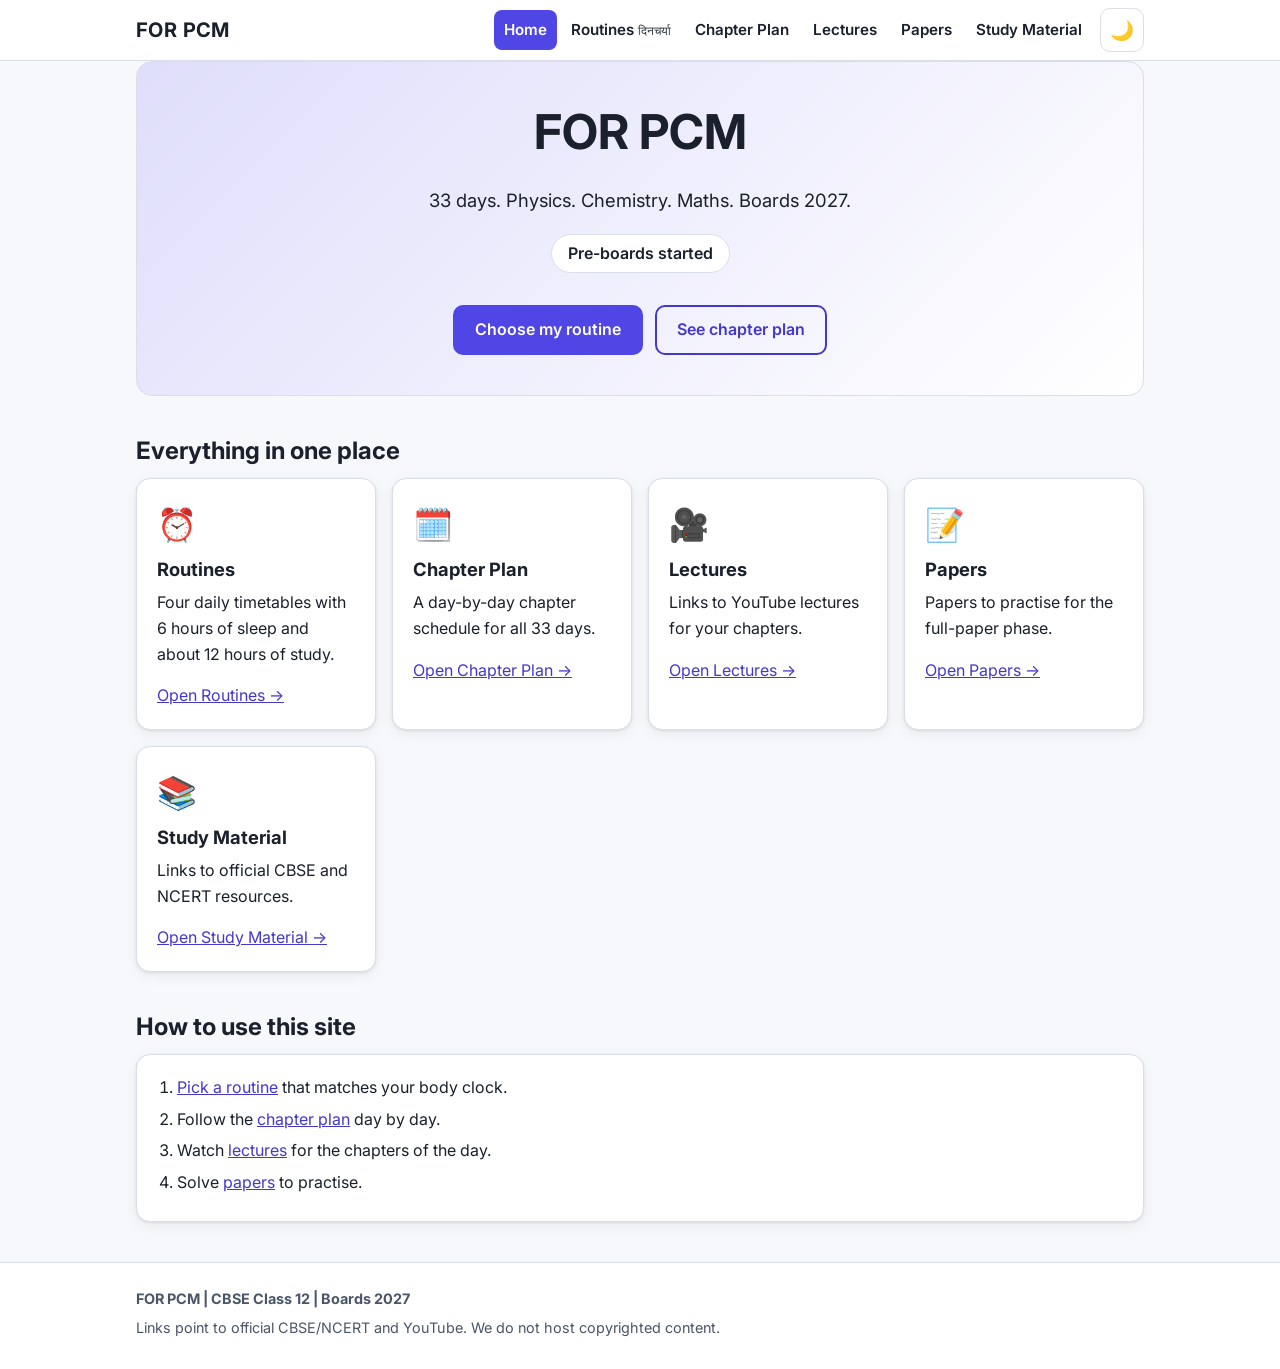
<file: index.html>
<!DOCTYPE html>
<html lang="en">
<head>
  <meta charset="utf-8">
  <meta name="viewport" content="width=device-width, initial-scale=1">
  <title>FOR PCM | 33-day revision hub for CBSE Class 12 PCM</title>
  <meta name="description" content="FOR PCM: a 33-day Physics, Chemistry and Maths revision hub for CBSE Class 12 Boards 2027.">
  <link rel="icon" href="data:image/svg+xml,%3Csvg xmlns='http://www.w3.org/2000/svg' viewBox='0 0 32 32'%3E%3Crect width='32' height='32' rx='8' fill='%234F46E5'/%3E%3Ctext x='16' y='23' font-size='18' font-weight='700' text-anchor='middle' fill='white' font-family='sans-serif'%3EP%3C/text%3E%3C/svg%3E">
  <link rel="preconnect" href="https://fonts.googleapis.com">
  <link rel="preconnect" href="https://fonts.gstatic.com" crossorigin>
  <link rel="stylesheet" href="https://fonts.googleapis.com/css2?family=Inter:wght@400;600;700&display=swap">
  <link rel="stylesheet" href="css/style.css">
  <script src="js/main.js"></script>
</head>
<body>
  <a class="skip" href="#main">Skip to content</a>
  <header class="site-header" id="site-header"></header>

  <main id="main" class="container">
    <section class="hero" aria-labelledby="hero-title">
      <h1 id="hero-title">FOR PCM</h1>
      <p class="subtitle">33 days. Physics. Chemistry. Maths. Boards 2027.</p>
      <p class="day-status" id="day-status" role="status"></p>
      <div class="actions">
        <a class="btn" href="routines.html">Choose my routine</a>
        <a class="btn btn-outline" href="plan.html">See chapter plan</a>
      </div>
    </section>

    <section aria-labelledby="pages-title">
      <h2 id="pages-title">Everything in one place</h2>
      <div class="grid">
        <article class="card">
          <p class="icon" aria-hidden="true">⏰</p>
          <h3>Routines</h3>
          <p>Four daily timetables with 6 hours of sleep and about 12 hours of study.</p>
          <a href="routines.html">Open Routines →</a>
        </article>
        <article class="card">
          <p class="icon" aria-hidden="true">🗓️</p>
          <h3>Chapter Plan</h3>
          <p>A day-by-day chapter schedule for all 33 days.</p>
          <a href="plan.html">Open Chapter Plan →</a>
        </article>
        <article class="card">
          <p class="icon" aria-hidden="true">🎥</p>
          <h3>Lectures</h3>
          <p>Links to YouTube lectures for your chapters.</p>
          <a href="lectures.html">Open Lectures →</a>
        </article>
        <article class="card">
          <p class="icon" aria-hidden="true">📝</p>
          <h3>Papers</h3>
          <p>Papers to practise for the full-paper phase.</p>
          <a href="papers.html">Open Papers →</a>
        </article>
        <article class="card">
          <p class="icon" aria-hidden="true">📚</p>
          <h3>Study Material</h3>
          <p>Links to official CBSE and NCERT resources.</p>
          <a href="material.html">Open Study Material →</a>
        </article>
      </div>
    </section>

    <section aria-labelledby="how-title">
      <h2 id="how-title">How to use this site</h2>
      <ol class="steps card">
        <li><a href="routines.html">Pick a routine</a> that matches your body clock.</li>
        <li>Follow the <a href="plan.html">chapter plan</a> day by day.</li>
        <li>Watch <a href="lectures.html">lectures</a> for the chapters of the day.</li>
        <li>Solve <a href="papers.html">papers</a> to practise.</li>
      </ol>
    </section>
  </main>

  <footer class="site-footer" id="site-footer"></footer>
</body>
</html>
</file>
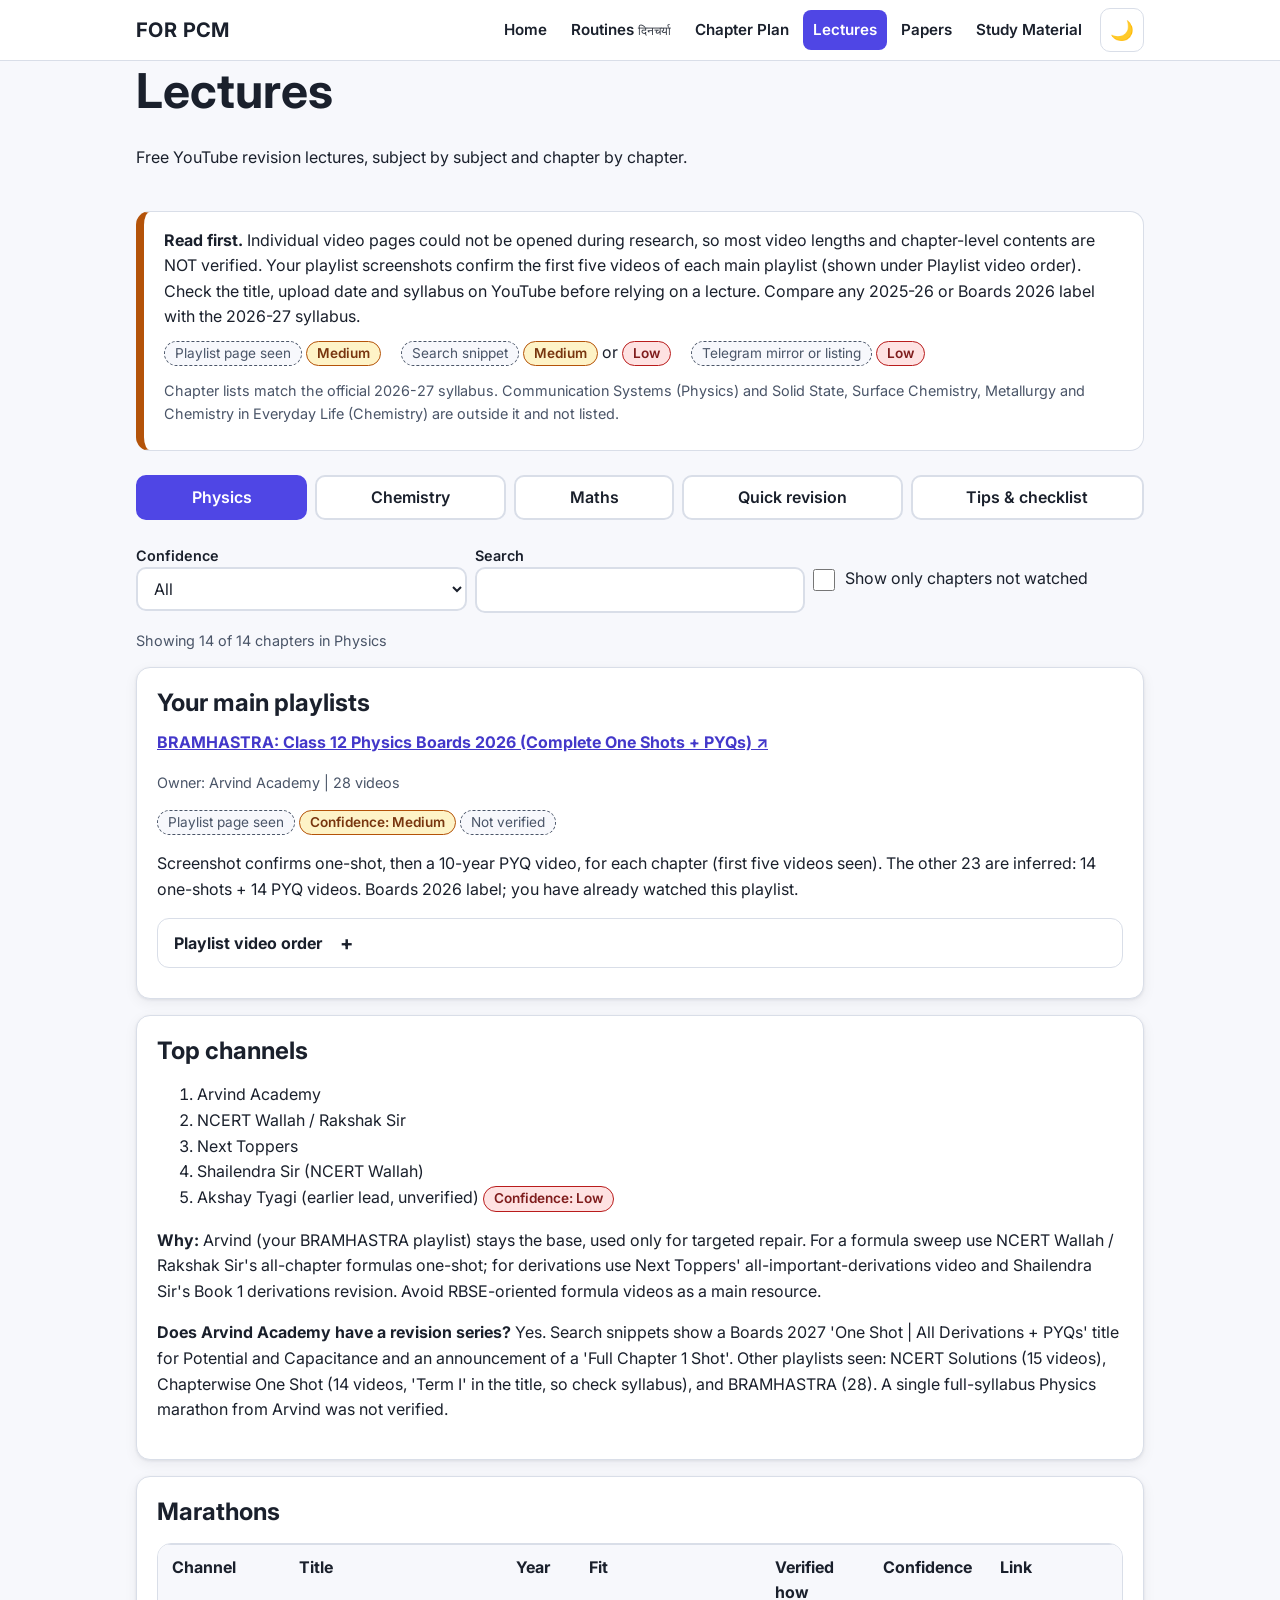
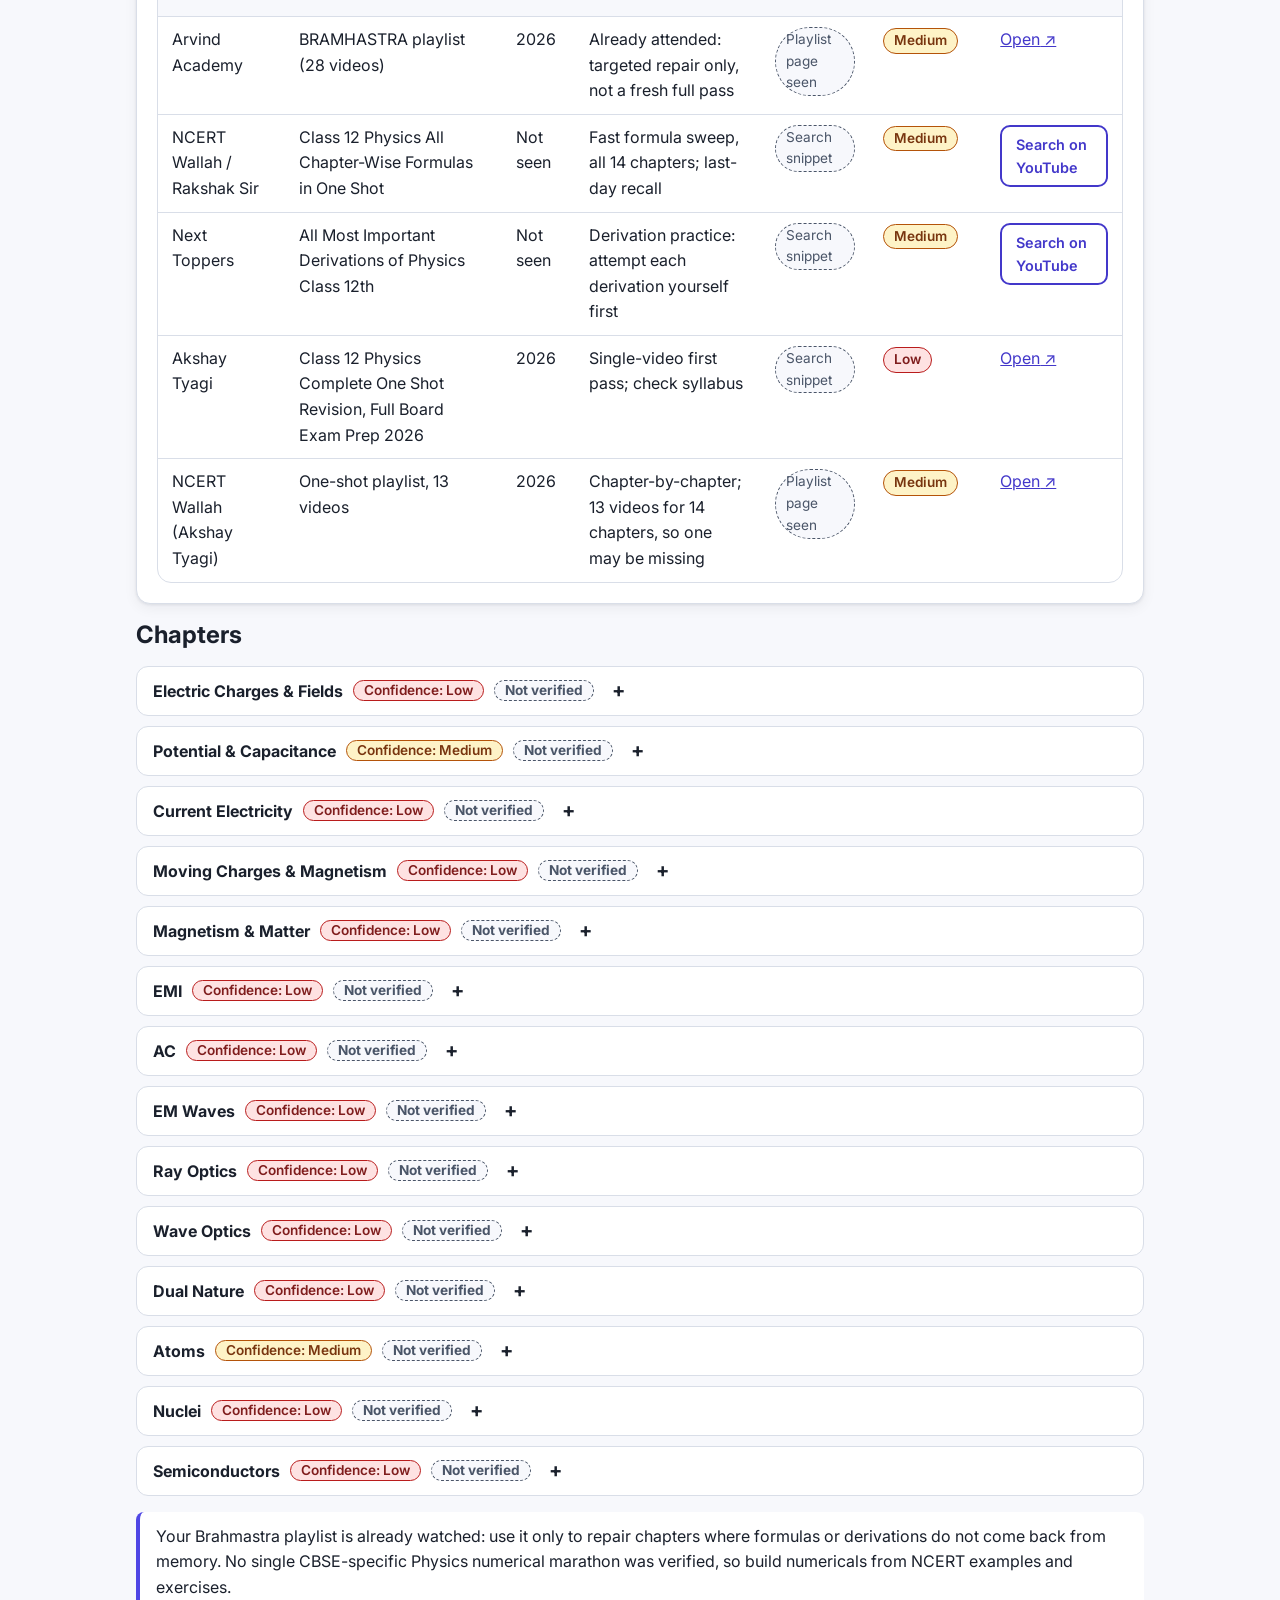
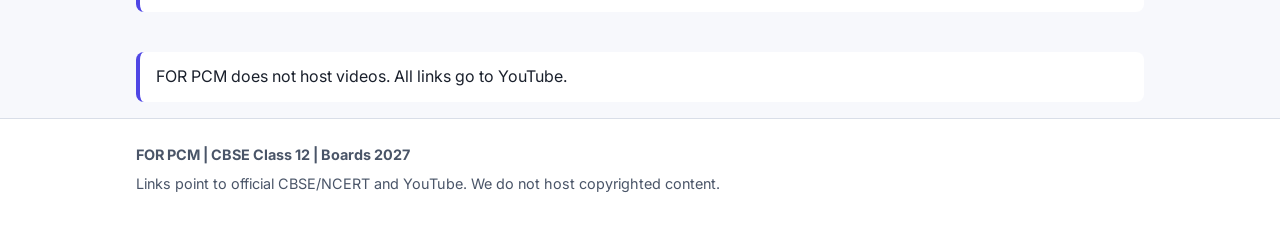
<file: lectures.html>
<!DOCTYPE html>
<html lang="en">
<head>
  <meta charset="utf-8">
  <meta name="viewport" content="width=device-width, initial-scale=1">
  <title>Lectures | FOR PCM</title>
  <meta name="description" content="Subject-wise and chapter-wise YouTube revision lectures for CBSE Class 12 PCM, with verification badges and confidence levels.">
  <link rel="icon" href="data:image/svg+xml,%3Csvg xmlns='http://www.w3.org/2000/svg' viewBox='0 0 32 32'%3E%3Crect width='32' height='32' rx='8' fill='%234F46E5'/%3E%3Ctext x='16' y='23' font-size='18' font-weight='700' text-anchor='middle' fill='white' font-family='sans-serif'%3EP%3C/text%3E%3C/svg%3E">
  <link rel="preconnect" href="https://fonts.googleapis.com">
  <link rel="preconnect" href="https://fonts.gstatic.com" crossorigin>
  <link rel="stylesheet" href="https://fonts.googleapis.com/css2?family=Inter:wght@400;600;700&display=swap">
  <link rel="stylesheet" href="css/style.css">
  <script src="js/main.js"></script>
</head>
<body>
  <a class="skip" href="#main">Skip to content</a>
  <header class="site-header" id="site-header"></header>

  <main id="main" class="container">
    <section aria-labelledby="page-title">
      <h1 id="page-title">Lectures</h1>
      <p>Free YouTube revision lectures, subject by subject and chapter by chapter.</p>
    </section>

    <!-- Always-visible verification notice, rendered from BANNER in data/lectures.js -->
    <section id="banner" class="lect-banner" aria-label="Read first: verification notice"></section>

    <!-- Shown only when today is inside the plan (needs data/plan.js) -->
    <section id="today" class="card" aria-labelledby="today-title" hidden>
      <h2 id="today-title"></h2>
      <ul class="today-list" id="today-list"></ul>
    </section>

    <section id="lect-tabs" aria-label="Lectures by subject">
      <div class="tablist" id="tablist" role="tablist" aria-label="Lecture sections"></div>

      <div class="filters lect-filters" id="lect-filters">
        <div class="field">
          <label for="f-conf">Confidence</label>
          <select id="f-conf">
            <option value="all">All</option>
            <option value="medium-up">Medium and above</option>
            <option value="low">Low</option>
          </select>
        </div>
        <div class="field">
          <label for="f-search">Search</label>
          <input id="f-search" type="search" autocomplete="off">
        </div>
        <label class="check"><input type="checkbox" id="f-unwatched"><span>Show only chapters not watched</span></label>
      </div>
      <p class="small" id="f-status" role="status"></p>

      <!-- Panels are rendered by js/lectures.js from data/lectures.js -->
      <div id="panels"></div>
    </section>

    <p class="note" id="lect-footnote"></p>
  </main>

  <footer class="site-footer" id="site-footer"></footer>

  <script src="data/plan.js"></script>
  <script src="data/lectures.js"></script>
  <script src="js/lectures.js"></script>
</body>
</html>
</file>
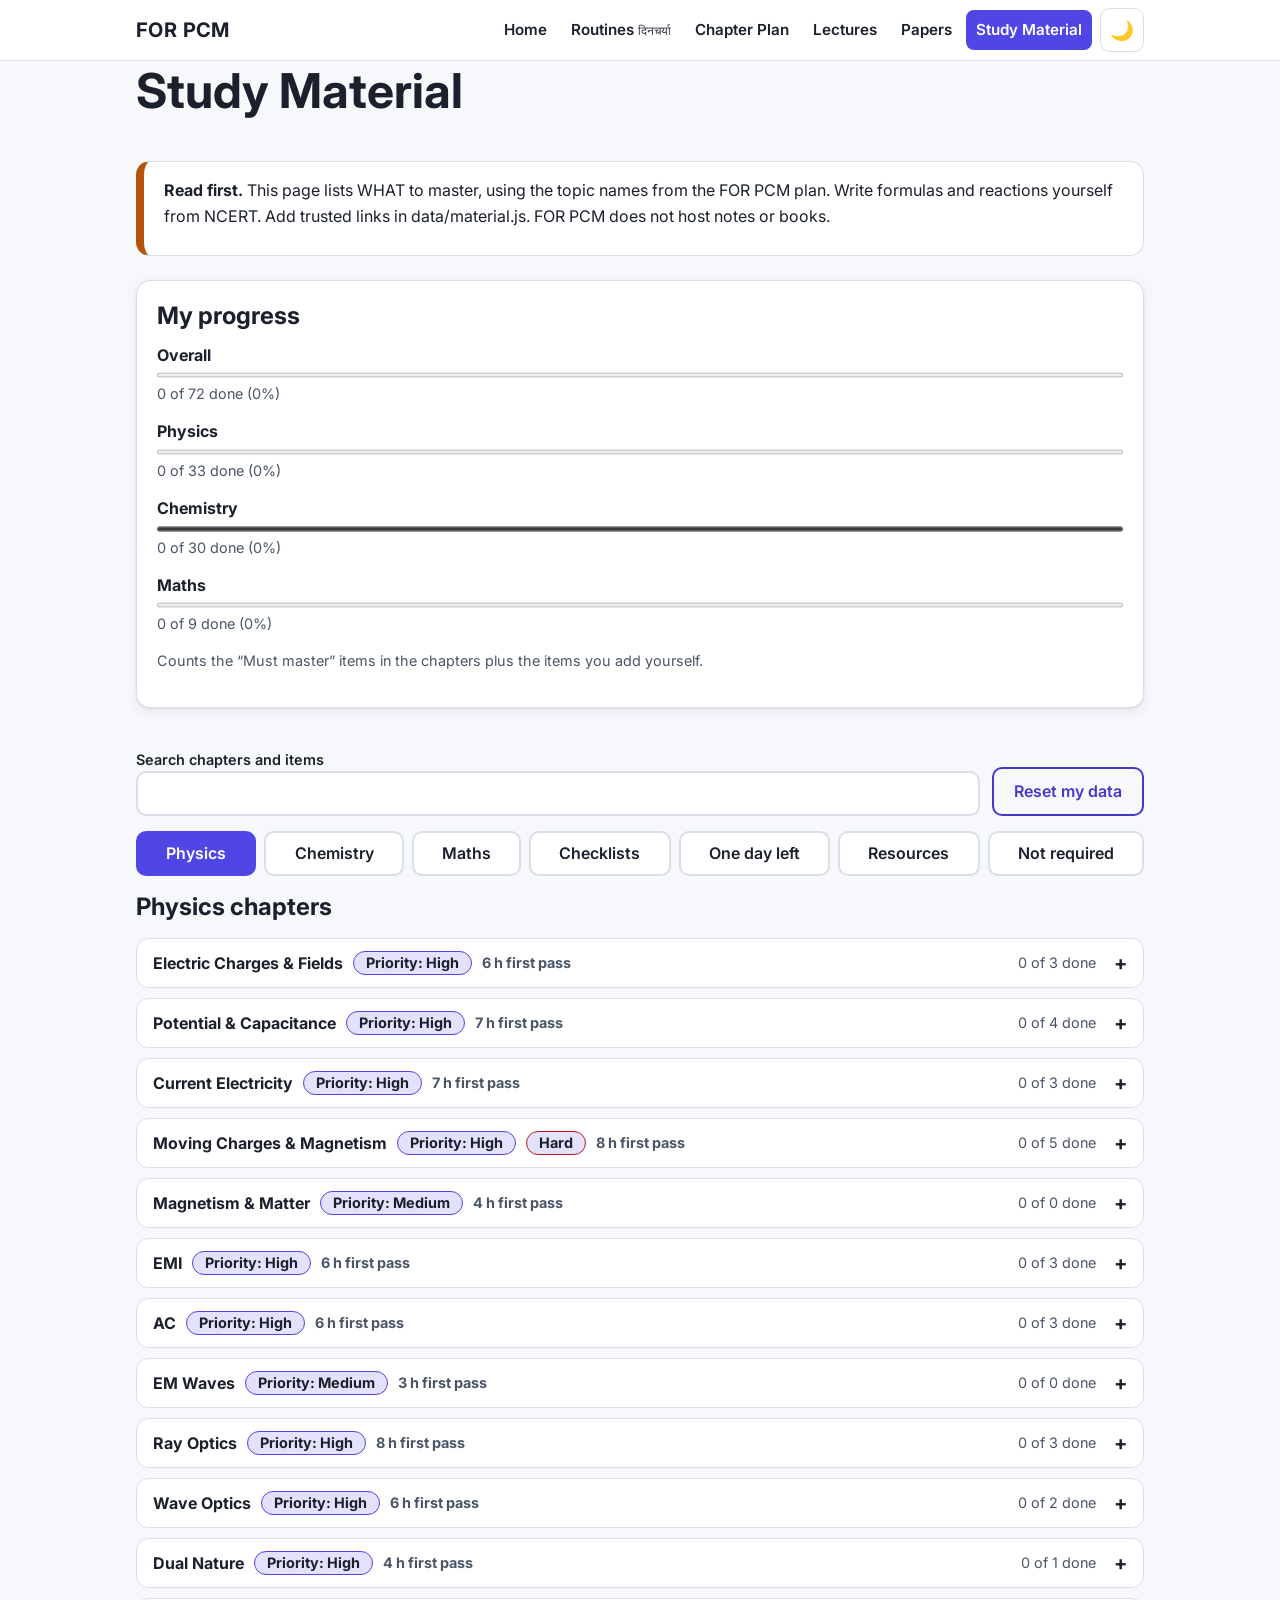
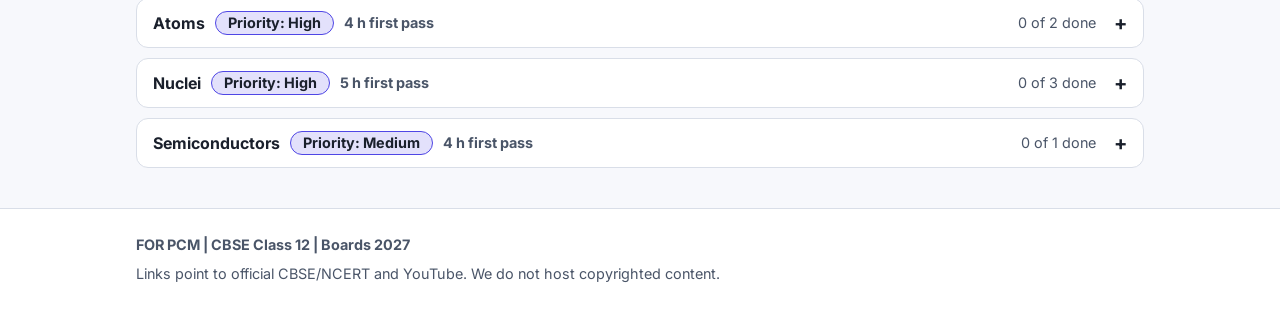
<file: material.html>
<!DOCTYPE html>
<html lang="en">
<head>
  <meta charset="utf-8">
  <meta name="viewport" content="width=device-width, initial-scale=1">
  <title>Study Material | FOR PCM</title>
  <meta name="description" content="Study-material hub for CBSE Class 12 PCM: must-master checklists, frequent topics, your own formula sheet and notes, NCERT links and one-day-left lists.">
  <link rel="icon" href="data:image/svg+xml,%3Csvg xmlns='http://www.w3.org/2000/svg' viewBox='0 0 32 32'%3E%3Crect width='32' height='32' rx='8' fill='%234F46E5'/%3E%3Ctext x='16' y='23' font-size='18' font-weight='700' text-anchor='middle' fill='white' font-family='sans-serif'%3EP%3C/text%3E%3C/svg%3E">
  <link rel="preconnect" href="https://fonts.googleapis.com">
  <link rel="preconnect" href="https://fonts.gstatic.com" crossorigin>
  <link rel="stylesheet" href="https://fonts.googleapis.com/css2?family=Inter:wght@400;600;700&display=swap">
  <link rel="stylesheet" href="css/style.css">
  <script src="js/main.js"></script>
</head>
<body>
  <a class="skip" href="#main">Skip to content</a>
  <header class="site-header" id="site-header"></header>

  <main id="main" class="container">
    <section class="no-print" aria-labelledby="page-title">
      <h1 id="page-title">Study Material</h1>
    </section>

    <!-- Everything below is rendered by js/material.js from data/material.js (and data/plan.js if present) -->
    <section id="banner" class="lect-banner no-print" aria-label="Read first: what this page is"></section>

    <section class="card no-print" aria-labelledby="m-progress-title">
      <h2 id="m-progress-title">My progress</h2>
      <div id="m-progress-rows"></div>
      <p class="small" id="m-progress-note"></p>
    </section>

    <div class="toolbar m-toolbar no-print">
      <div class="field m-search">
        <label for="m-search">Search chapters and items</label>
        <input id="m-search" type="search" autocomplete="off">
      </div>
      <button class="btn btn-outline" id="m-reset" type="button">Reset my data</button>
    </div>
    <p class="small no-print" id="m-status" role="status"></p>

    <section aria-label="Study material sections">
      <div class="tablist no-print" id="tablist" role="tablist" aria-label="Study material sections"></div>
      <div id="panels"></div>
    </section>
  </main>

  <footer class="site-footer" id="site-footer"></footer>

  <script src="data/plan.js"></script>
  <script src="data/material.js"></script>
  <script src="js/material.js"></script>
</body>
</html>
</file>
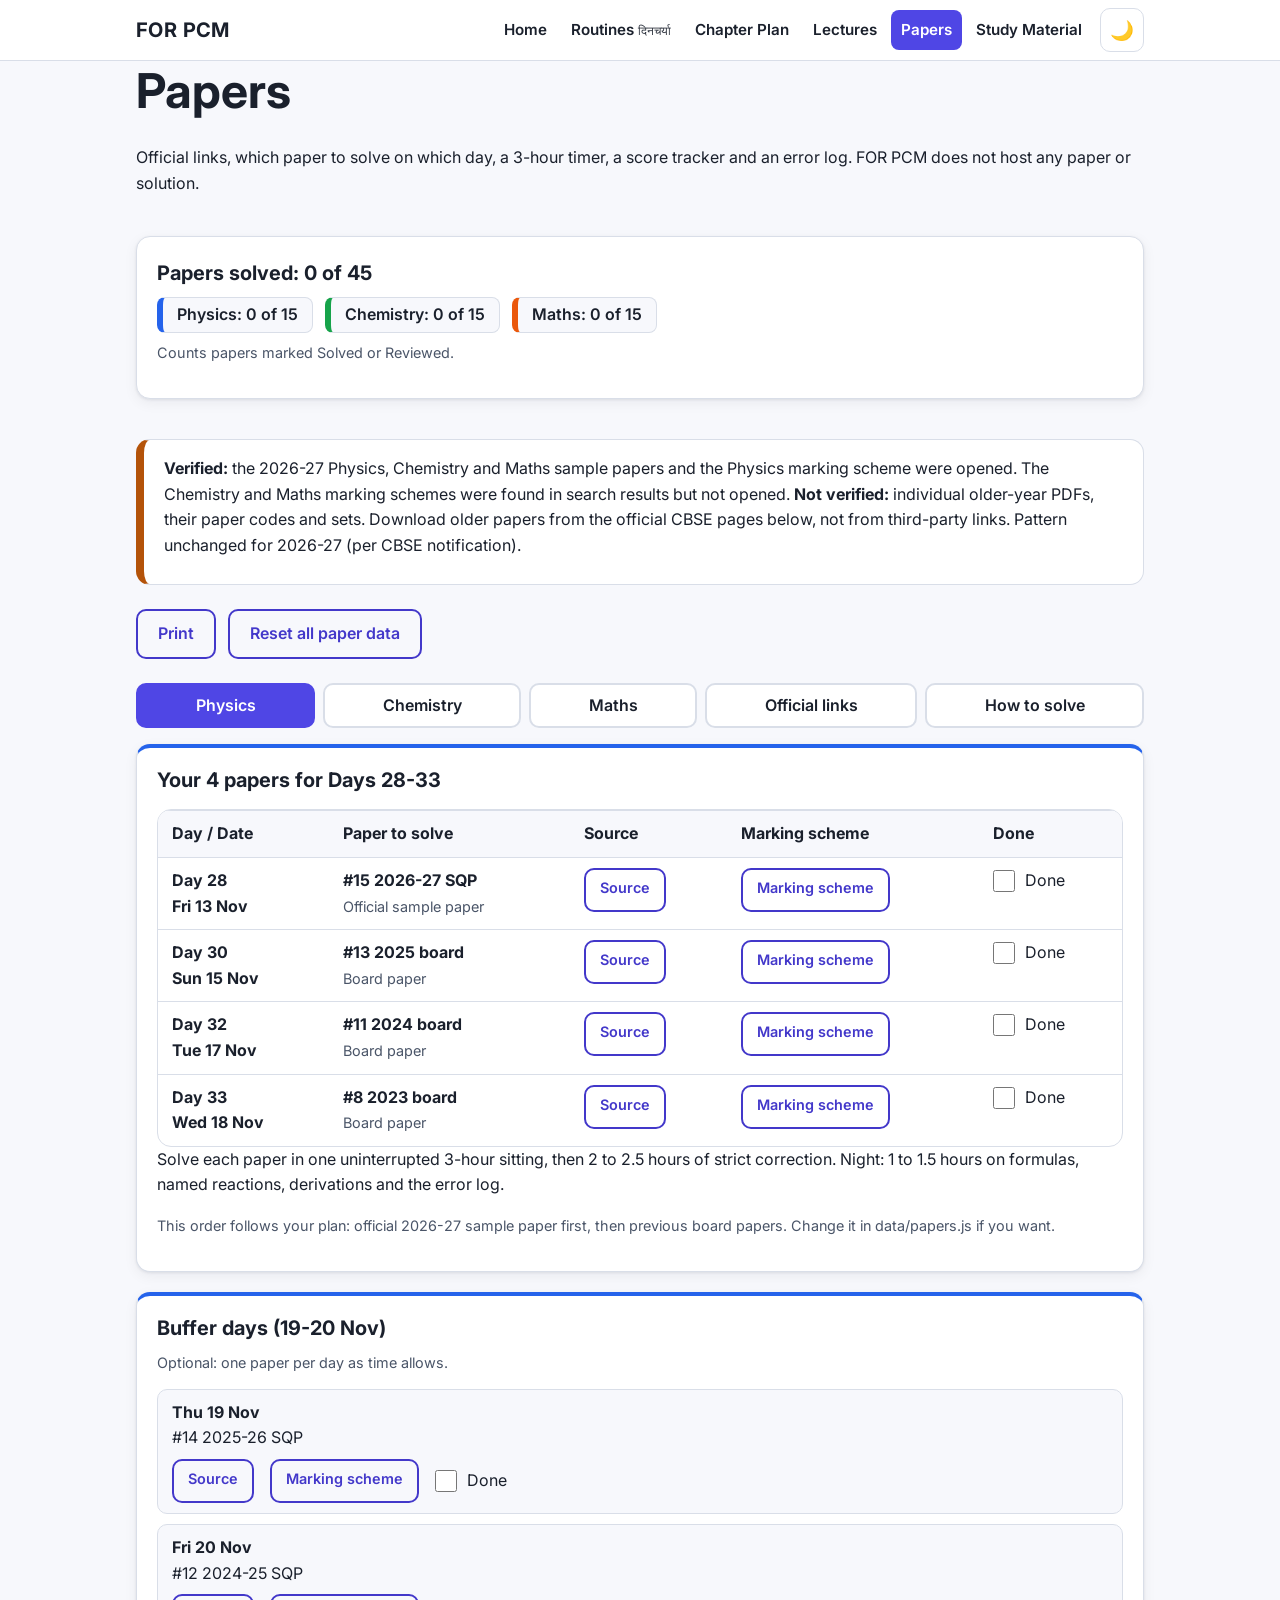
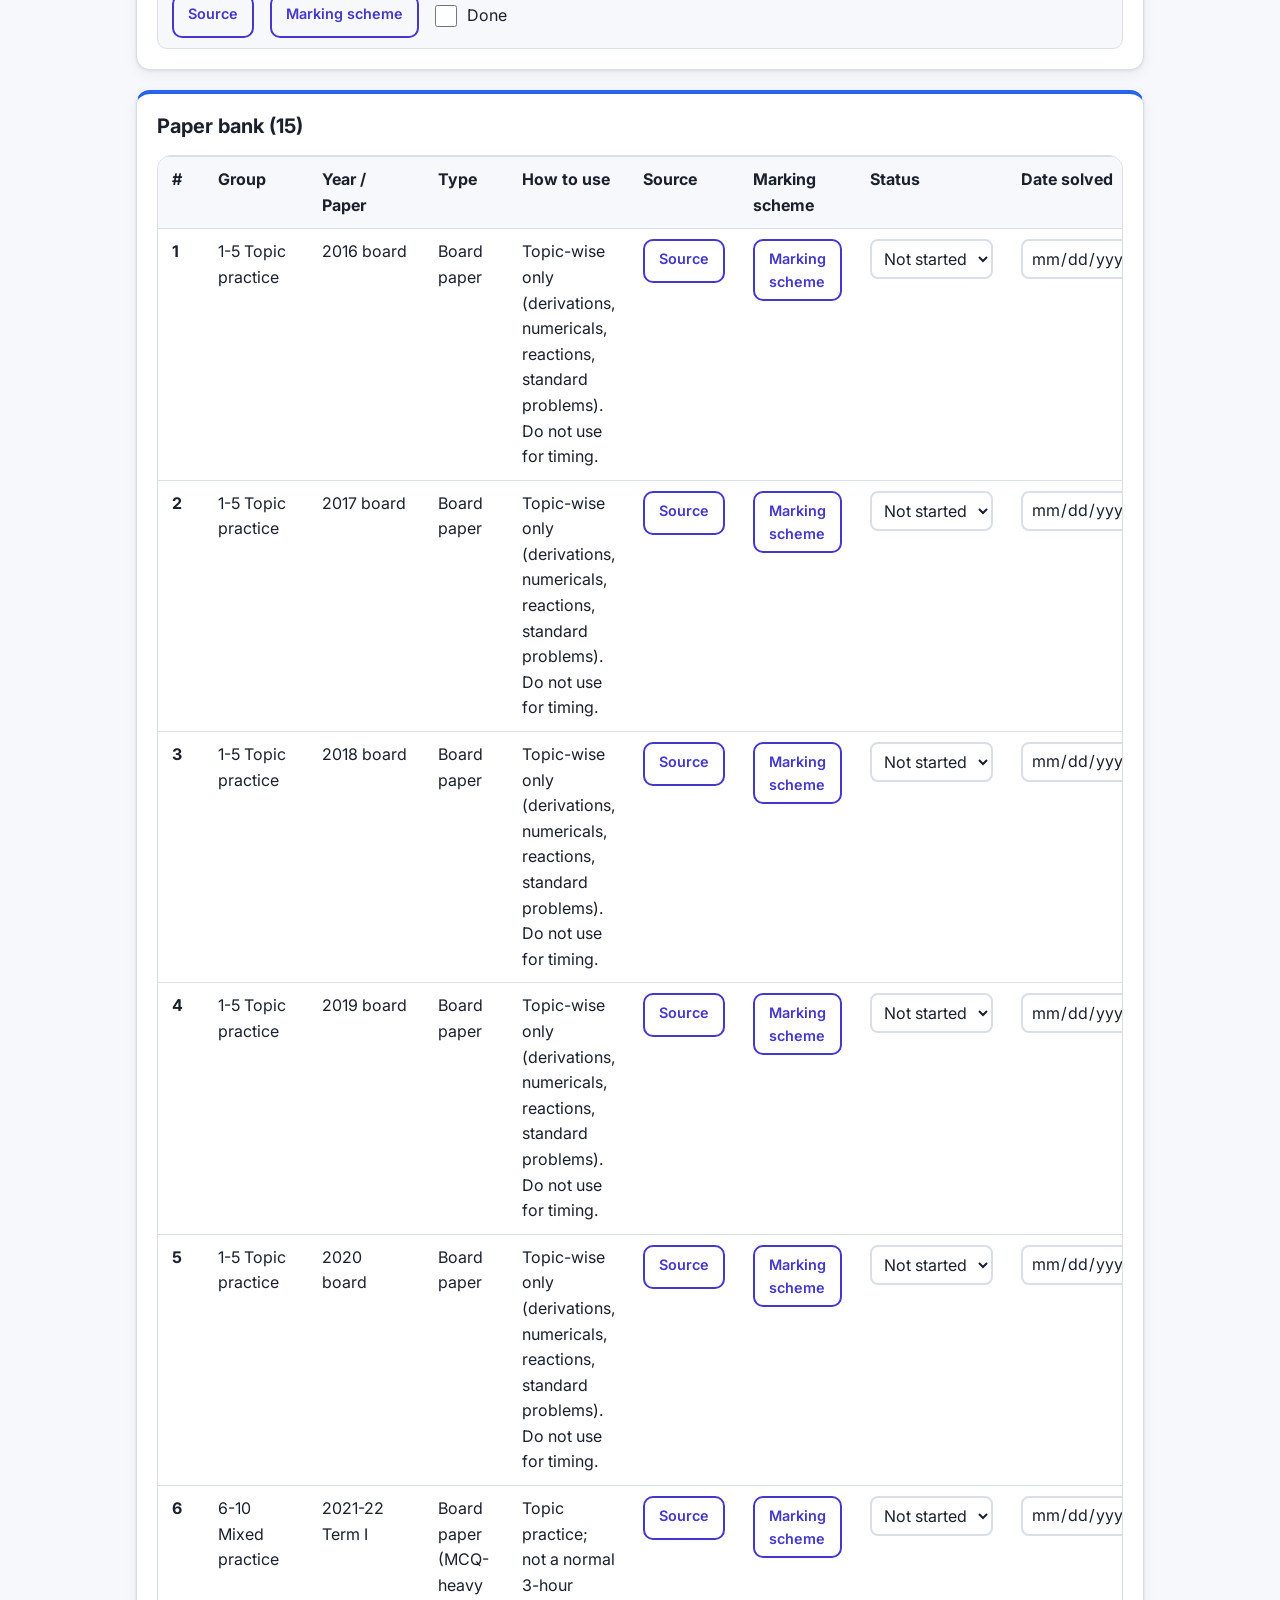
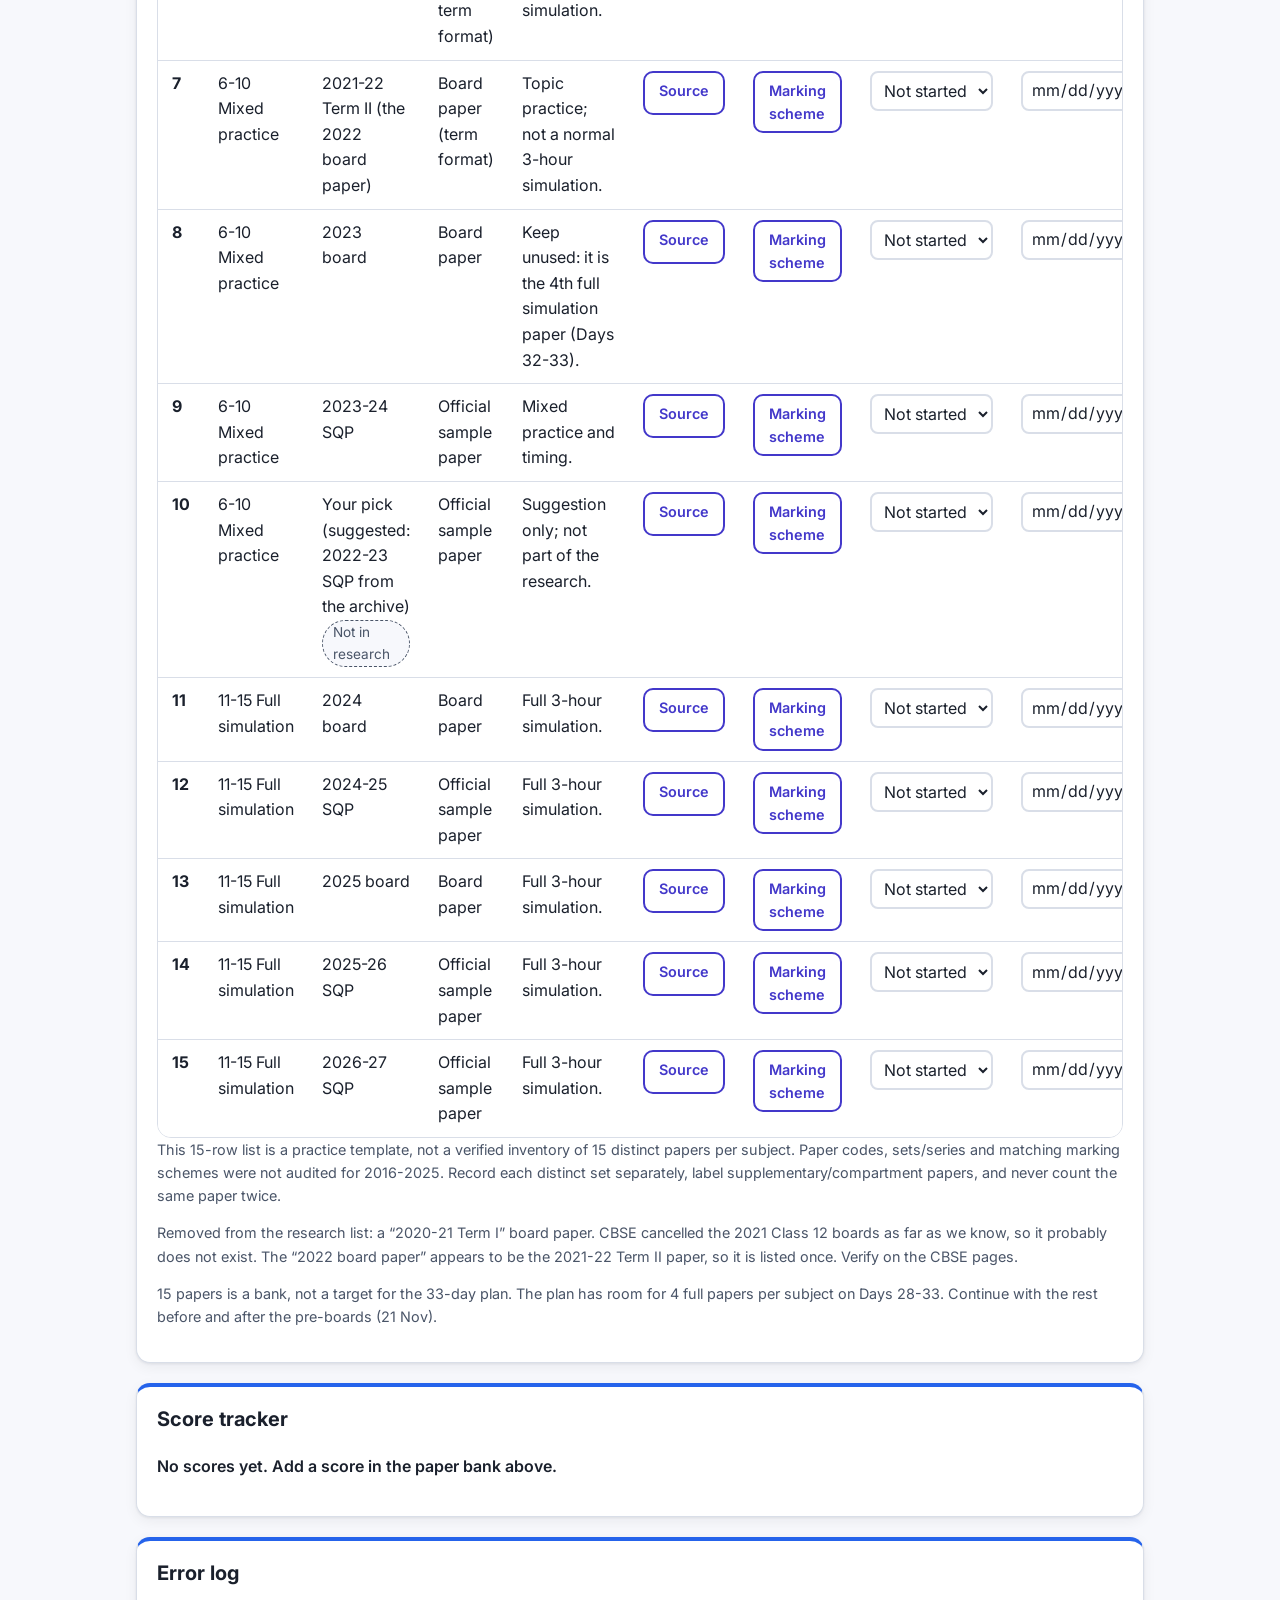
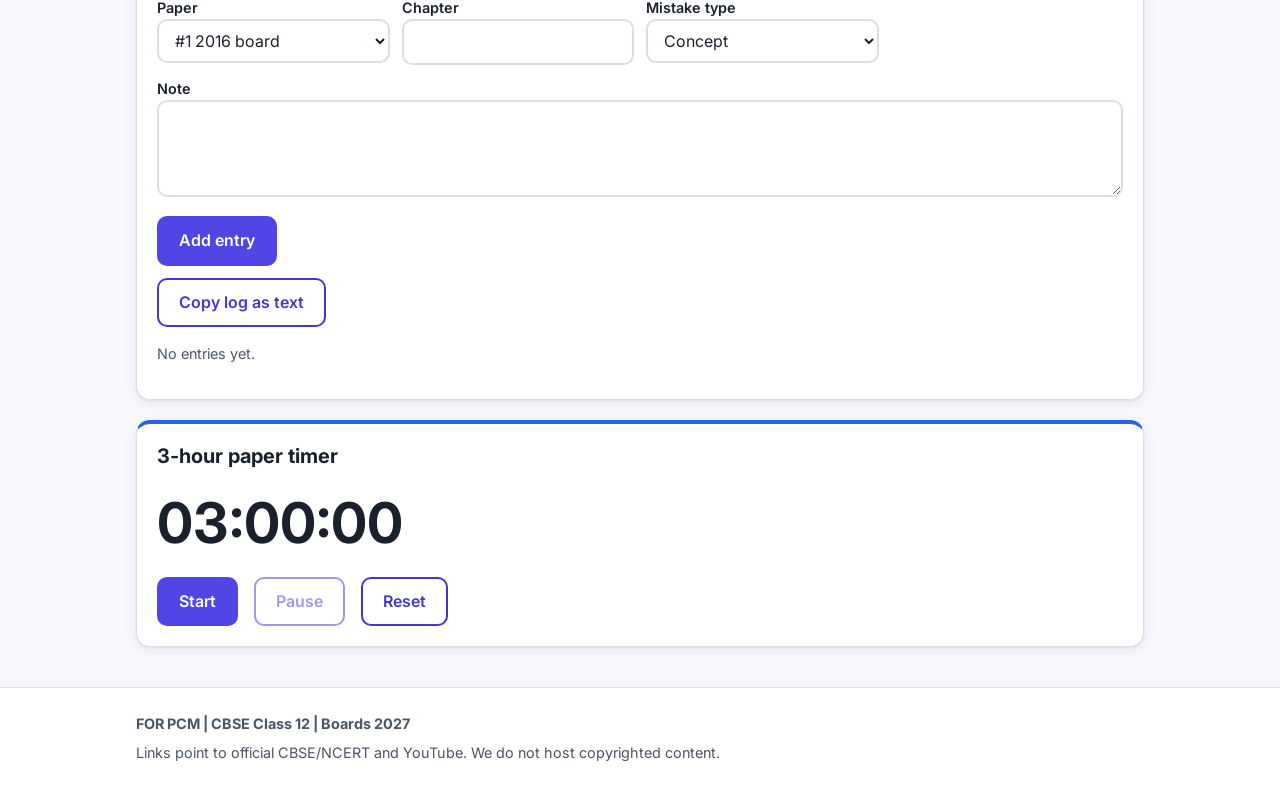
<file: papers.html>
<!DOCTYPE html>
<html lang="en">
<head>
  <meta charset="utf-8">
  <meta name="viewport" content="width=device-width, initial-scale=1">
  <title>Papers | FOR PCM</title>
  <meta name="description" content="Paper bank and tracker for CBSE Class 12 PCM: official links, which paper to solve on which day, a 3-hour timer, score tracker and error log.">
  <link rel="icon" href="data:image/svg+xml,%3Csvg xmlns='http://www.w3.org/2000/svg' viewBox='0 0 32 32'%3E%3Crect width='32' height='32' rx='8' fill='%234F46E5'/%3E%3Ctext x='16' y='23' font-size='18' font-weight='700' text-anchor='middle' fill='white' font-family='sans-serif'%3EP%3C/text%3E%3C/svg%3E">
  <link rel="preconnect" href="https://fonts.googleapis.com">
  <link rel="preconnect" href="https://fonts.gstatic.com" crossorigin>
  <link rel="stylesheet" href="https://fonts.googleapis.com/css2?family=Inter:wght@400;600;700&display=swap">
  <link rel="stylesheet" href="css/style.css">
  <script src="js/main.js"></script>
</head>
<body>
  <a class="skip" href="#main">Skip to content</a>
  <header class="site-header" id="site-header"></header>

  <main id="main" class="container">
    <section class="no-print" aria-labelledby="page-title">
      <h1 id="page-title">Papers</h1>
      <p>Official links, which paper to solve on which day, a 3-hour timer, a score tracker and an error log. FOR PCM does not host any paper or solution.</p>
    </section>

    <!-- Progress, banner, tabs and panels are rendered by js/papers.js from data/papers.js -->
    <section class="card no-print" id="progress" aria-labelledby="progress-title">
      <h2 id="progress-title" class="sr-only">Progress</h2>
      <p class="p-total" id="p-total"></p>
      <ul class="p-subs" id="p-subs"></ul>
      <p class="small" id="p-note"></p>
    </section>

    <section id="banner" class="lect-banner no-print" aria-label="Read first: what is verified"></section>

    <div class="toolbar no-print">
      <button class="btn btn-outline" id="print" type="button">Print</button>
      <button class="btn btn-outline" id="reset-all" type="button">Reset all paper data</button>
    </div>

    <section aria-label="Papers by subject">
      <div class="tablist no-print" id="tablist" role="tablist" aria-label="Paper sections"></div>
      <div id="panels"></div>
    </section>
  </main>

  <footer class="site-footer" id="site-footer"></footer>

  <script src="data/papers.js"></script>
  <script src="js/papers.js"></script>
</body>
</html>
</file>
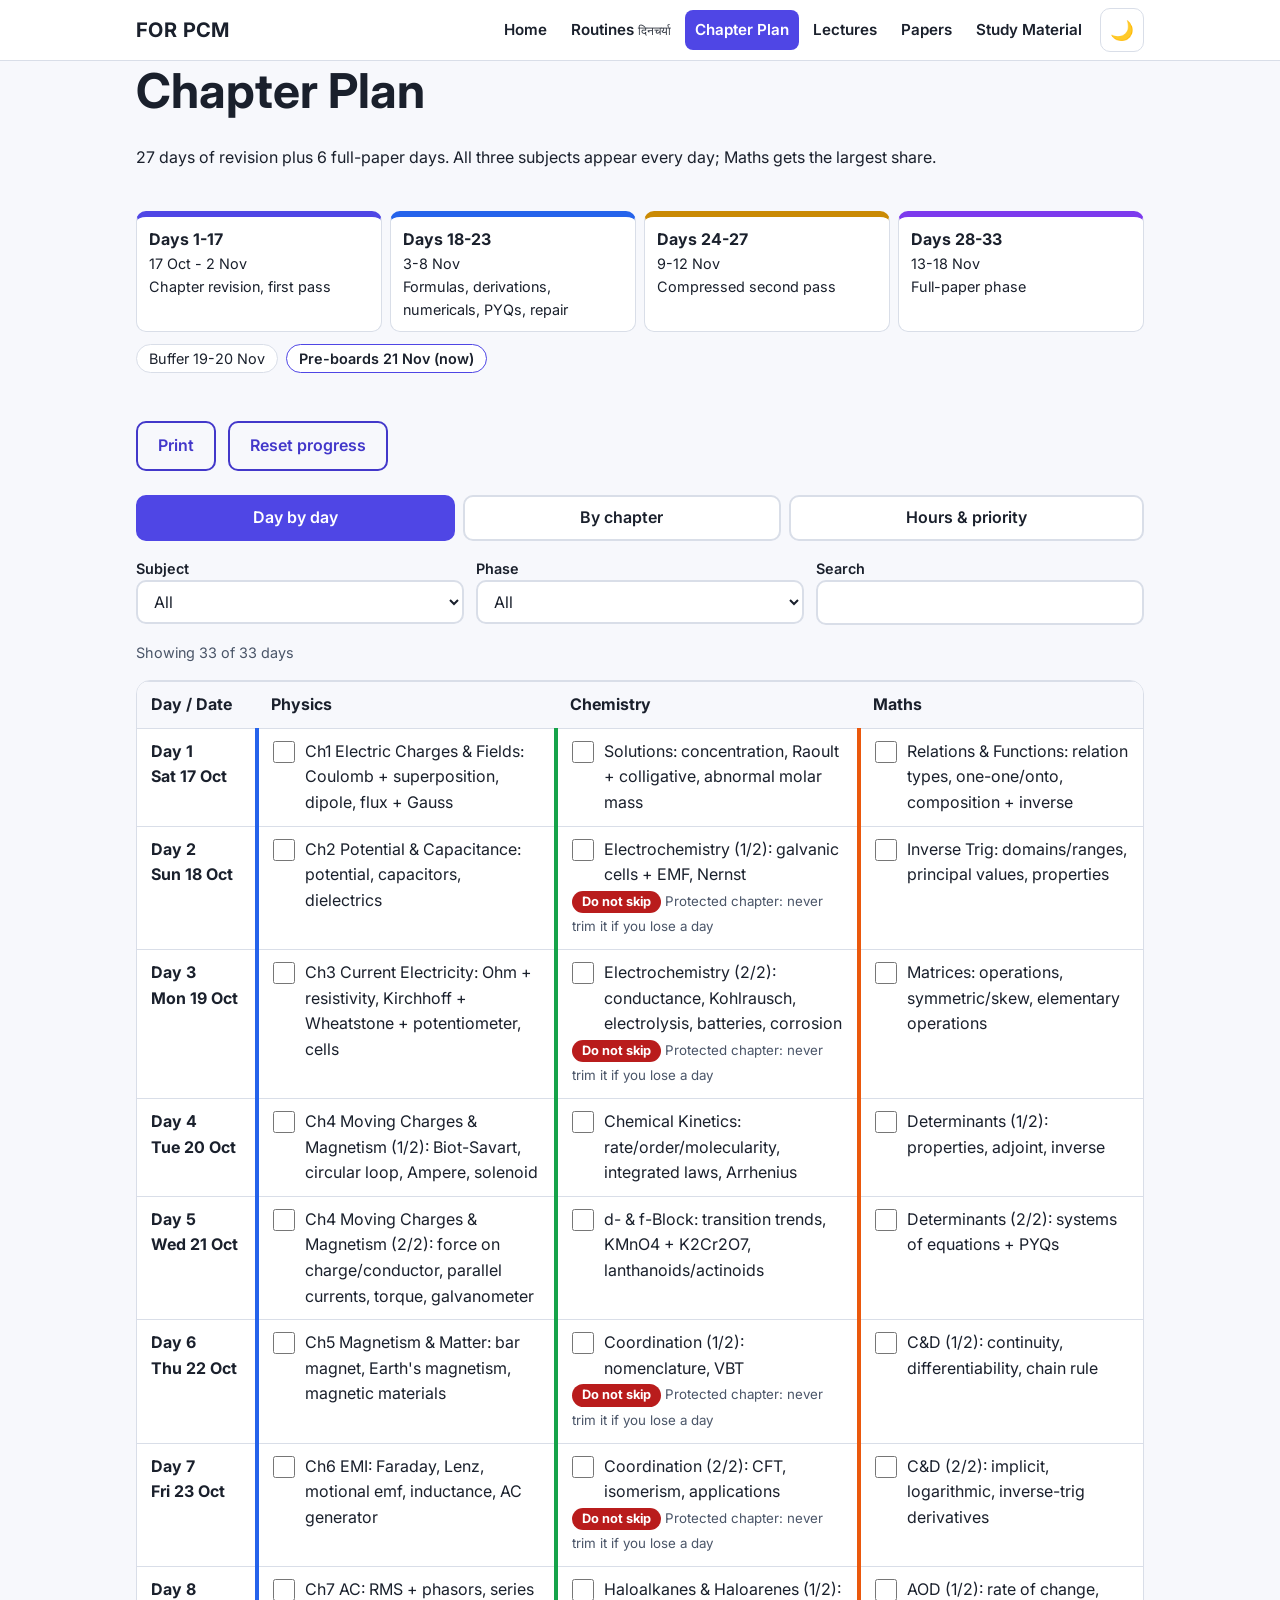
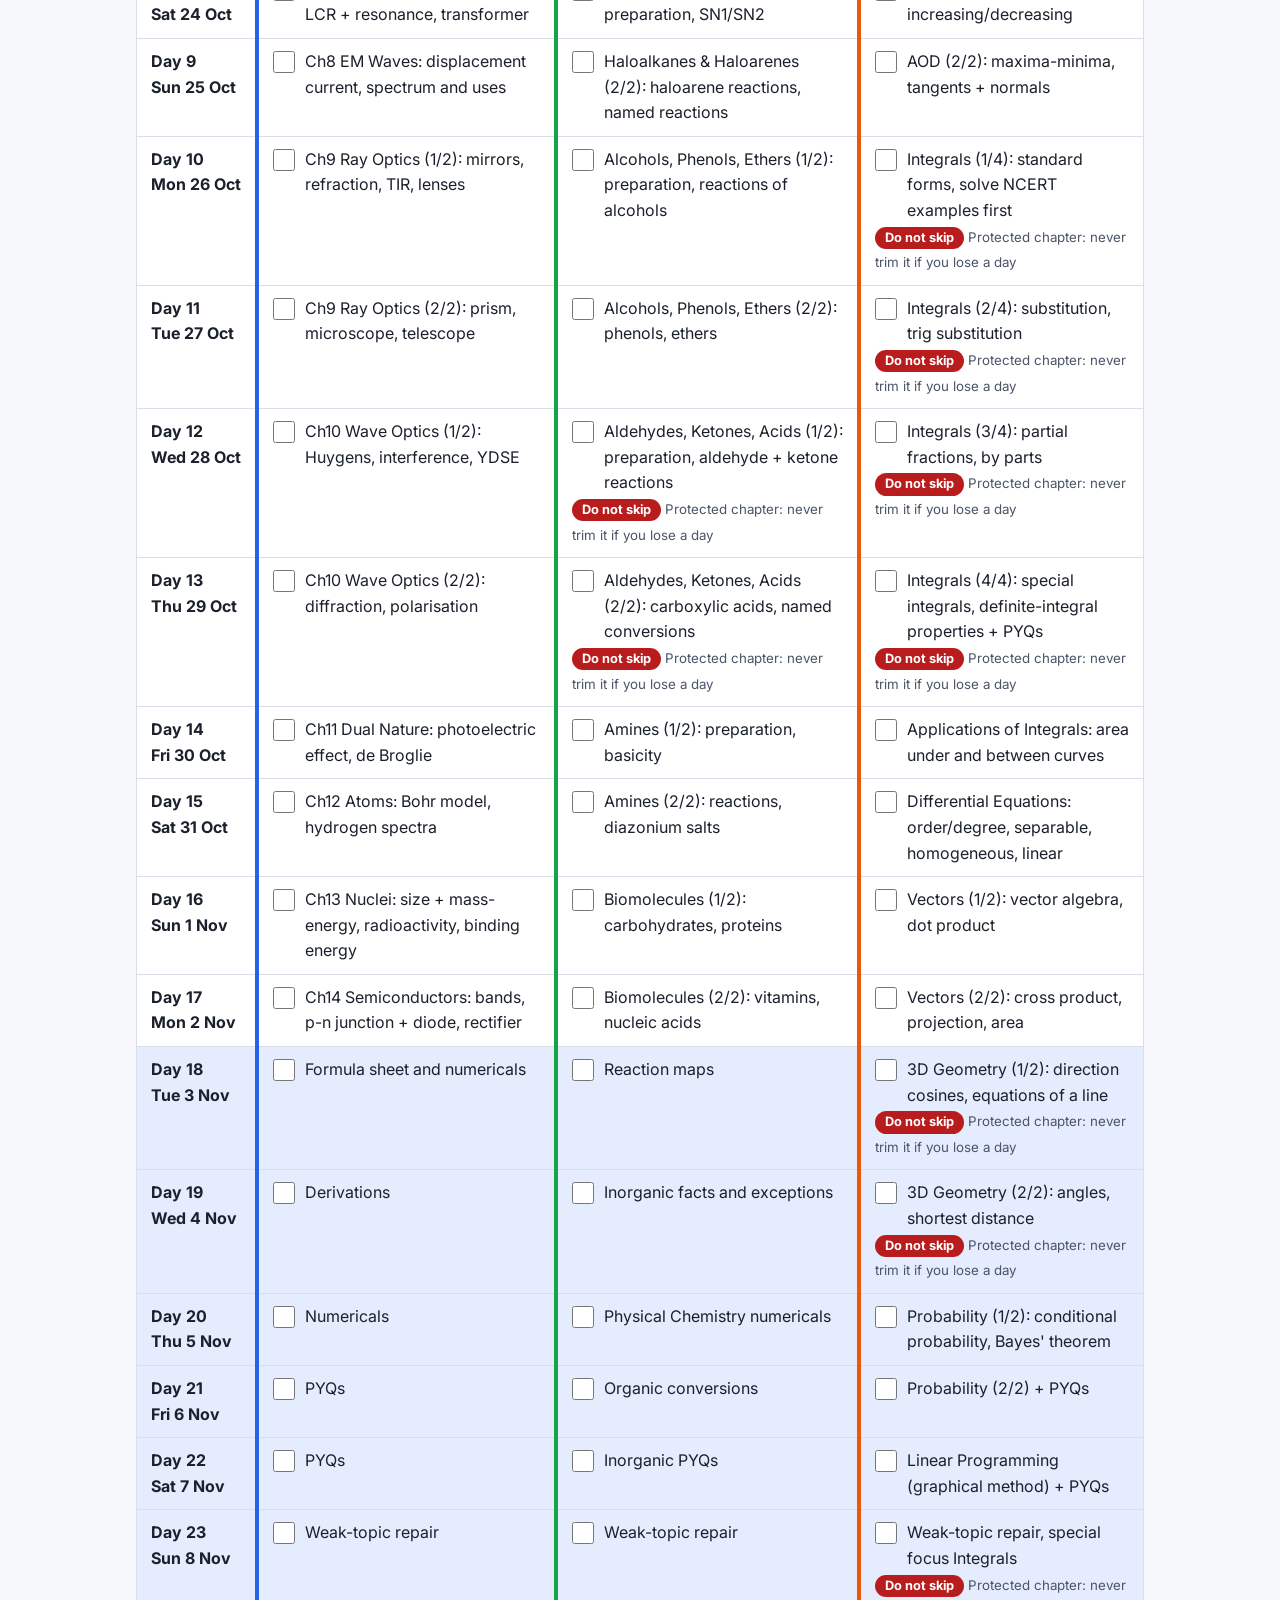
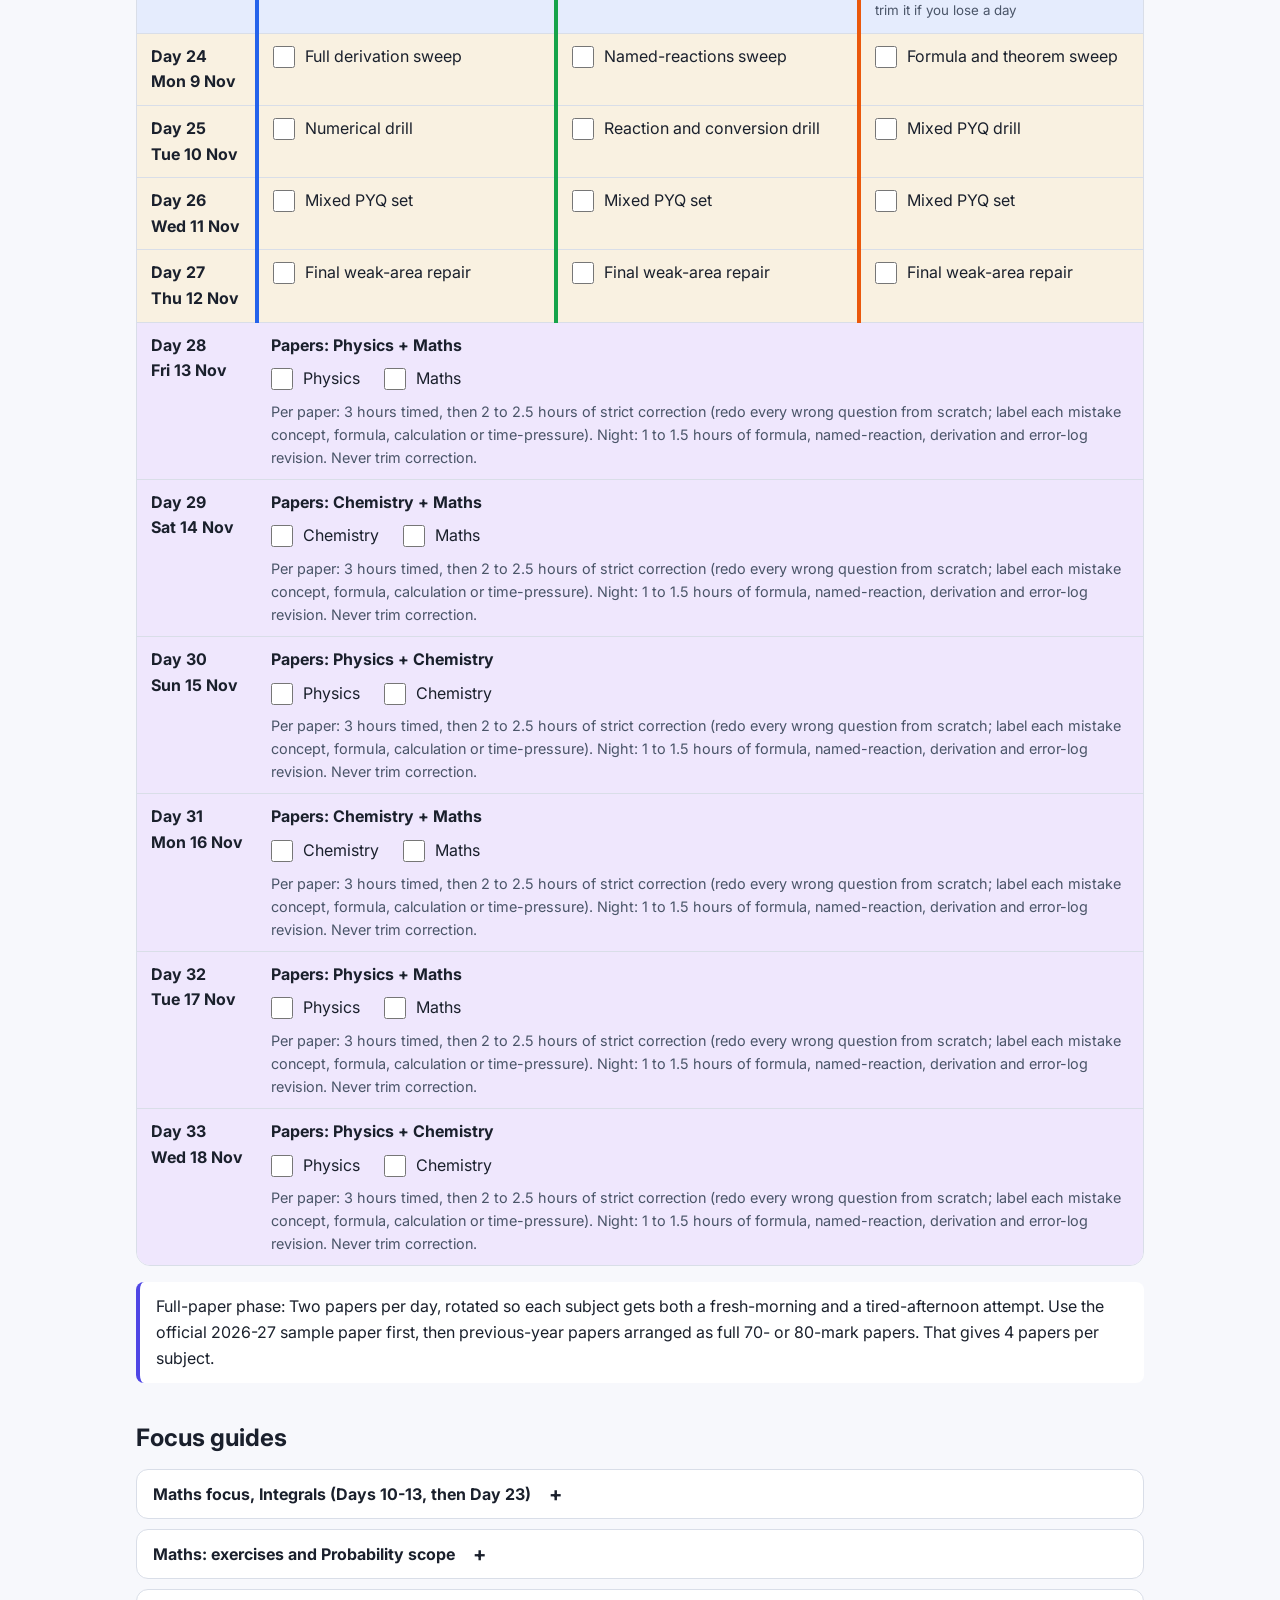
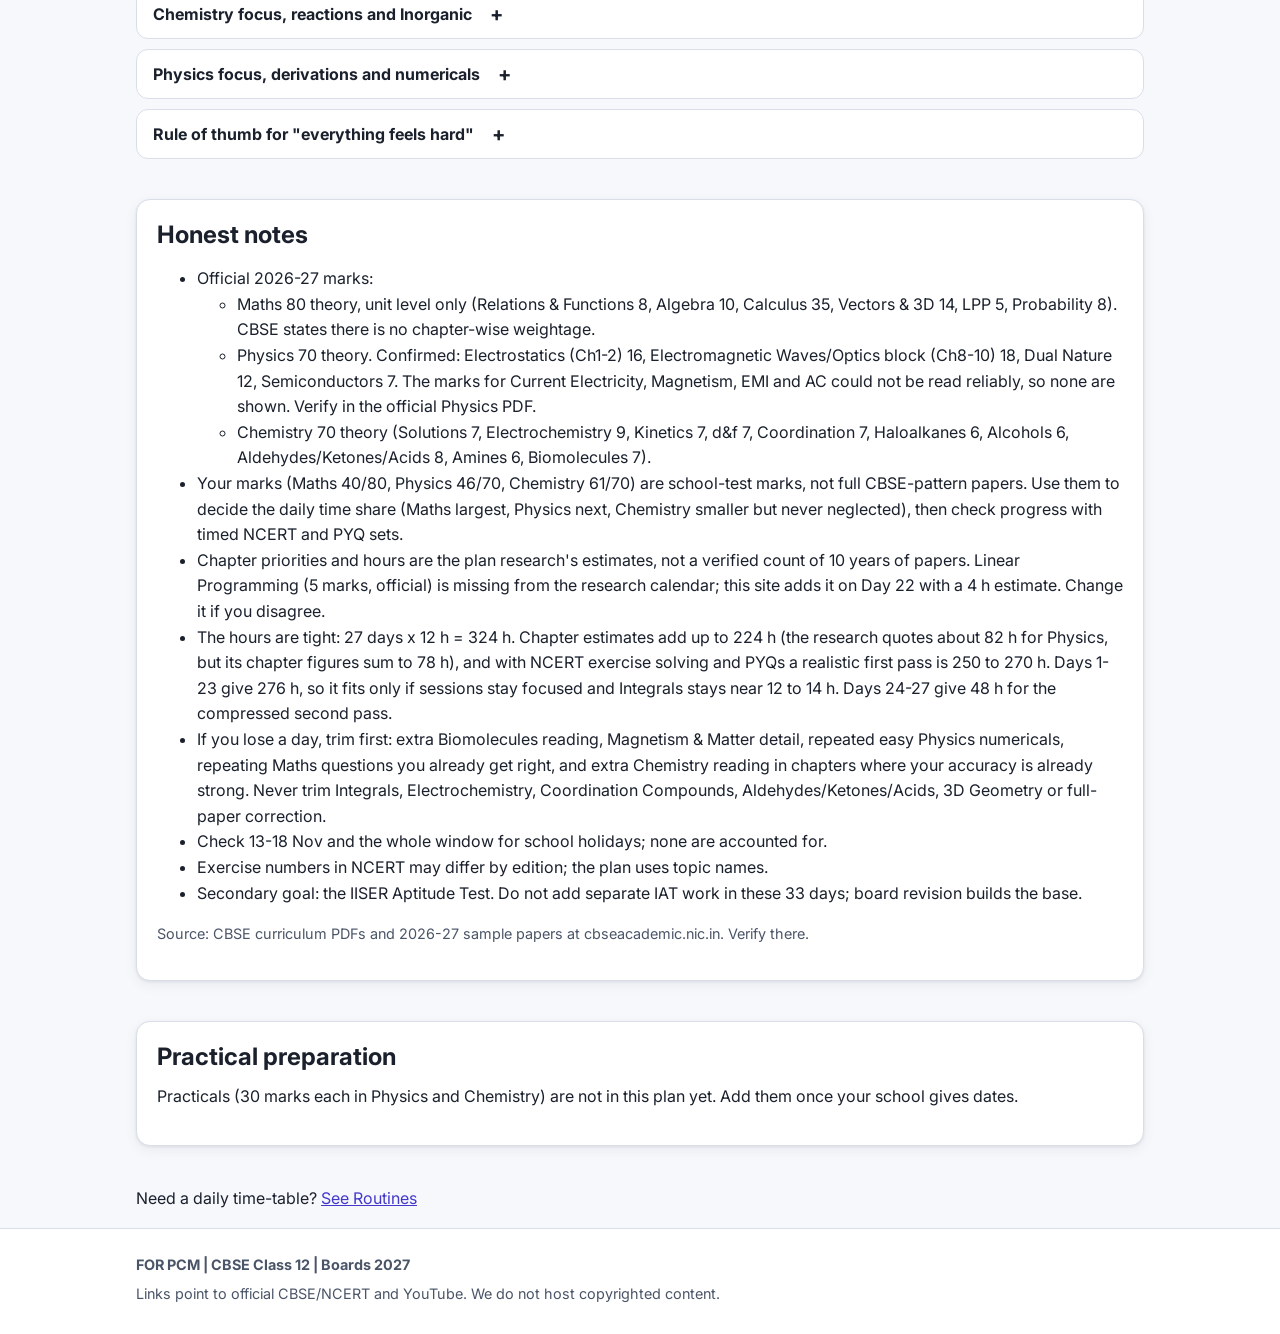
<file: plan.html>
<!DOCTYPE html>
<html lang="en">
<head>
  <meta charset="utf-8">
  <meta name="viewport" content="width=device-width, initial-scale=1">
  <title>Chapter Plan | FOR PCM</title>
  <meta name="description" content="33-day chapter plan for CBSE Class 12 PCM: day by day, by chapter, hours and priority, focus guides.">
  <link rel="icon" href="data:image/svg+xml,%3Csvg xmlns='http://www.w3.org/2000/svg' viewBox='0 0 32 32'%3E%3Crect width='32' height='32' rx='8' fill='%234F46E5'/%3E%3Ctext x='16' y='23' font-size='18' font-weight='700' text-anchor='middle' fill='white' font-family='sans-serif'%3EP%3C/text%3E%3C/svg%3E">
  <link rel="preconnect" href="https://fonts.googleapis.com">
  <link rel="preconnect" href="https://fonts.gstatic.com" crossorigin>
  <link rel="stylesheet" href="https://fonts.googleapis.com/css2?family=Inter:wght@400;600;700&display=swap">
  <link rel="stylesheet" href="css/style.css">
  <script src="js/main.js"></script>
</head>
<body>
  <a class="skip" href="#main">Skip to content</a>
  <header class="site-header" id="site-header"></header>

  <main id="main" class="container">
    <section class="no-print" aria-labelledby="page-title">
      <h1 id="page-title">Chapter Plan</h1>
      <p>27 days of revision plus 6 full-paper days. All three subjects appear every day; Maths gets the largest share.</p>
    </section>

    <!-- Phase bar and chips are rendered by js/plan.js from PHASES -->
    <section class="no-print" aria-labelledby="phase-title">
      <h2 id="phase-title" class="sr-only">Phases</h2>
      <ol class="phase-bar" id="phase-bar"></ol>
      <p id="phase-chips"></p>
    </section>

    <div class="toolbar no-print">
      <button class="btn btn-outline" id="print" type="button">Print</button>
      <button class="btn btn-outline" id="reset" type="button">Reset progress</button>
    </div>

    <section aria-label="Plan views">
      <div class="tablist no-print" id="view-tabs" role="tablist" aria-label="Plan views">
        <button role="tab" type="button" id="vtab-days" aria-controls="view-days" aria-selected="true">Day by day</button>
        <button role="tab" type="button" id="vtab-chapters" aria-controls="view-chapters" aria-selected="false" tabindex="-1">By chapter</button>
        <button role="tab" type="button" id="vtab-hours" aria-controls="view-hours" aria-selected="false" tabindex="-1">Hours &amp; priority</button>
      </div>

      <!-- View 1: Day by day -->
      <div id="view-days" role="tabpanel" aria-labelledby="vtab-days" tabindex="0">
        <h2 class="sr-only">Day by day</h2>
        <div class="filters no-print">
          <div class="field">
            <label for="f-subject">Subject</label>
            <select id="f-subject">
              <option value="all">All</option>
              <option value="physics">Physics</option>
              <option value="chemistry">Chemistry</option>
              <option value="maths">Maths</option>
            </select>
          </div>
          <div class="field">
            <label for="f-phase">Phase</label>
            <select id="f-phase">
              <option value="all">All</option>
              <option value="1">Phase 1</option>
              <option value="2">Phase 2</option>
              <option value="3">Phase 3</option>
              <option value="4">Papers</option>
            </select>
          </div>
          <div class="field">
            <label for="f-search">Search</label>
            <input id="f-search" type="search" autocomplete="off">
          </div>
        </div>
        <p class="small no-print" id="day-count" role="status"></p>
        <div class="table-wrap" id="day-wrap" tabindex="0" role="region" aria-label="Day by day plan table"></div>
        <p class="note no-print" id="day-empty" hidden>No days match these filters.</p>
        <p class="note no-print" id="paper-note"></p>
      </div>

      <!-- View 2: By chapter -->
      <div id="view-chapters" class="no-print" role="tabpanel" aria-labelledby="vtab-chapters" tabindex="0" hidden>
        <div class="card">
          <h2>Progress</h2>
          <div id="progress"></div>
        </div>
        <div id="chapter-list" class="acc-list"></div>
      </div>

      <!-- View 3: Hours and priority -->
      <div id="view-hours" class="no-print" role="tabpanel" aria-labelledby="vtab-hours" tabindex="0" hidden>
        <h2>Hours &amp; priority</h2>
        <p class="note" id="hours-summary"></p>
        <div class="filters">
          <div class="field">
            <label for="h-subject">Subject</label>
            <select id="h-subject">
              <option value="all">All</option>
              <option value="physics">Physics</option>
              <option value="chemistry">Chemistry</option>
              <option value="maths">Maths</option>
            </select>
          </div>
        </div>
        <div class="table-wrap" id="hours-wrap" tabindex="0" role="region" aria-label="Hours and priority table"></div>
      </div>
    </section>

    <section class="no-print" aria-labelledby="guides-title">
      <h2 id="guides-title">Focus guides</h2>
      <div id="guides" class="acc-list"></div>
    </section>

    <section class="no-print" aria-labelledby="notes-title">
      <div class="card">
        <h2 id="notes-title">Honest notes</h2>
        <ul id="notes-list"></ul>
        <p class="small" id="notes-source"></p>
      </div>
    </section>

    <section class="no-print" aria-labelledby="practical-title">
      <div class="card">
        <h2 id="practical-title">Practical preparation</h2>
        <p>Practicals (30 marks each in Physics and Chemistry) are not in this plan yet. Add them once your school gives dates.</p>
      </div>
    </section>

    <p class="no-print">Need a daily time-table? <a href="routines.html">See Routines</a></p>
  </main>

  <footer class="site-footer" id="site-footer"></footer>

  <script src="data/plan.js"></script>
  <script src="js/plan.js"></script>
</body>
</html>
</file>
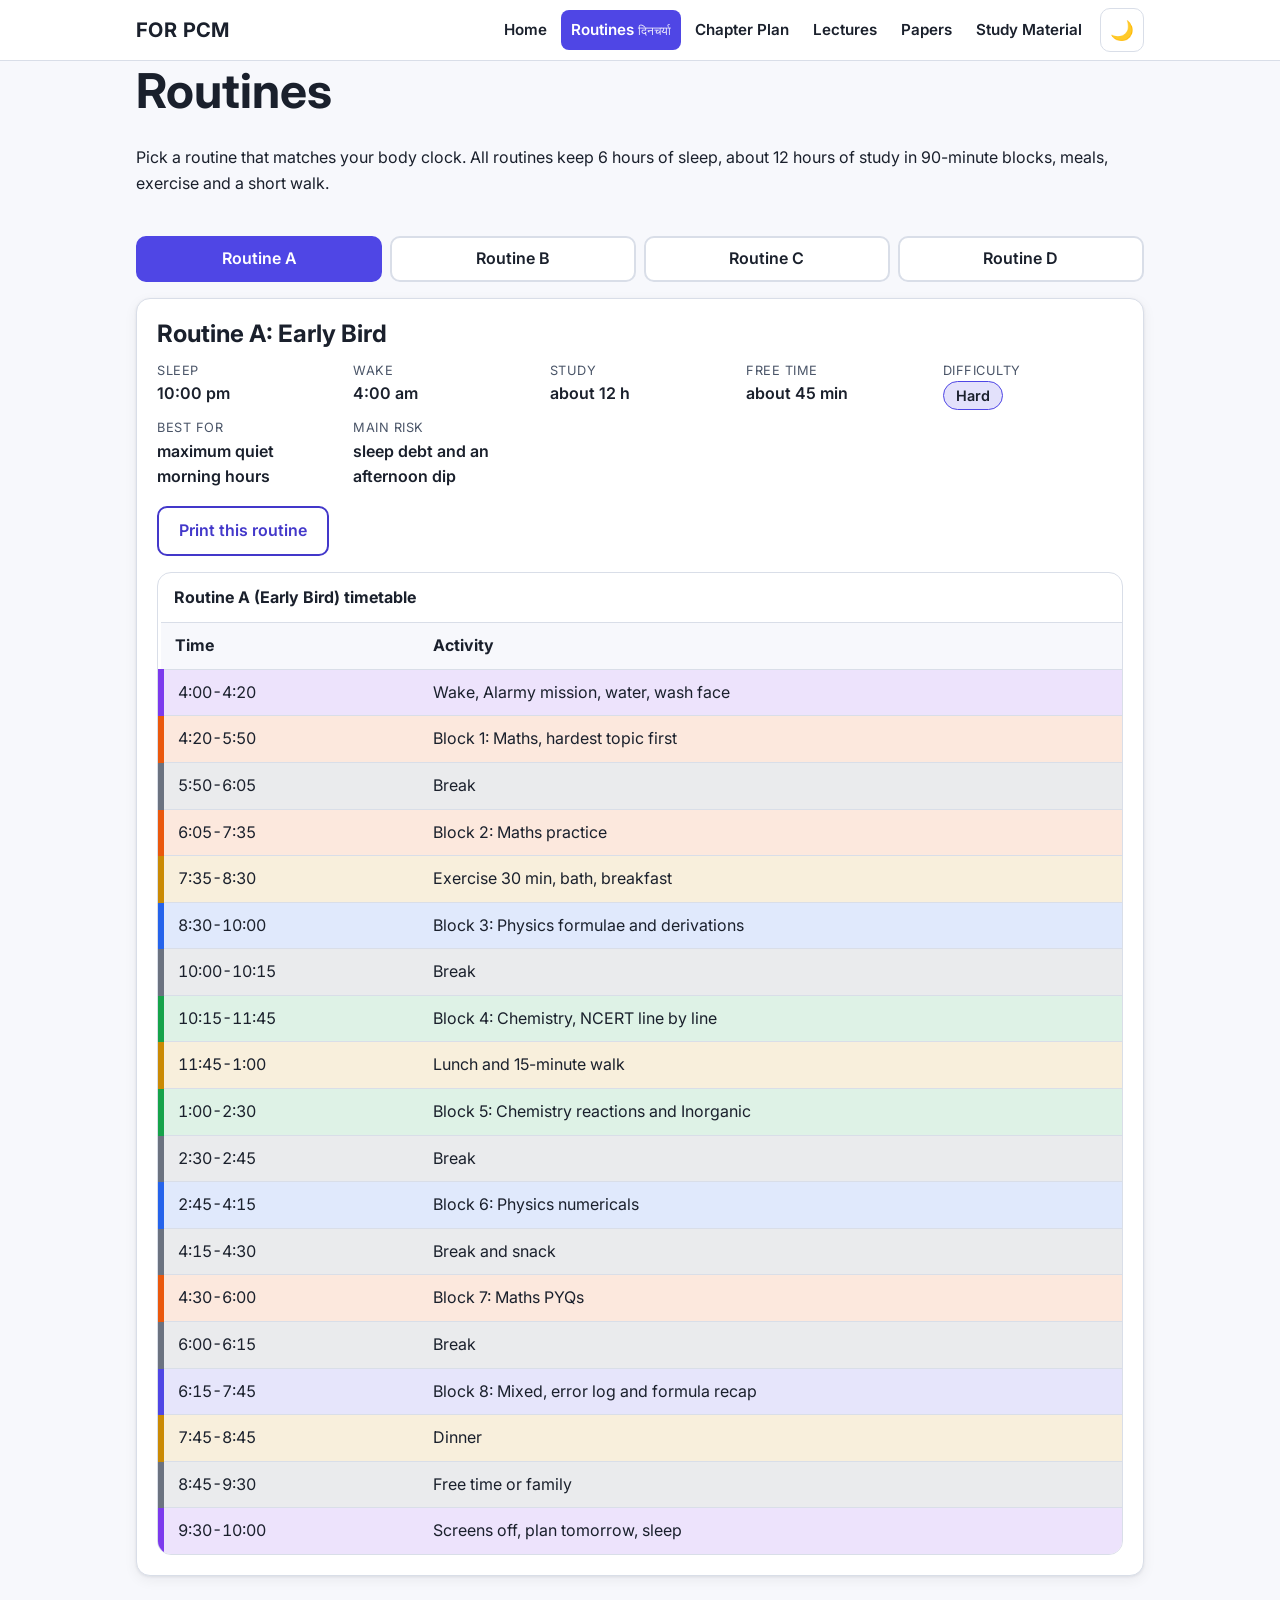
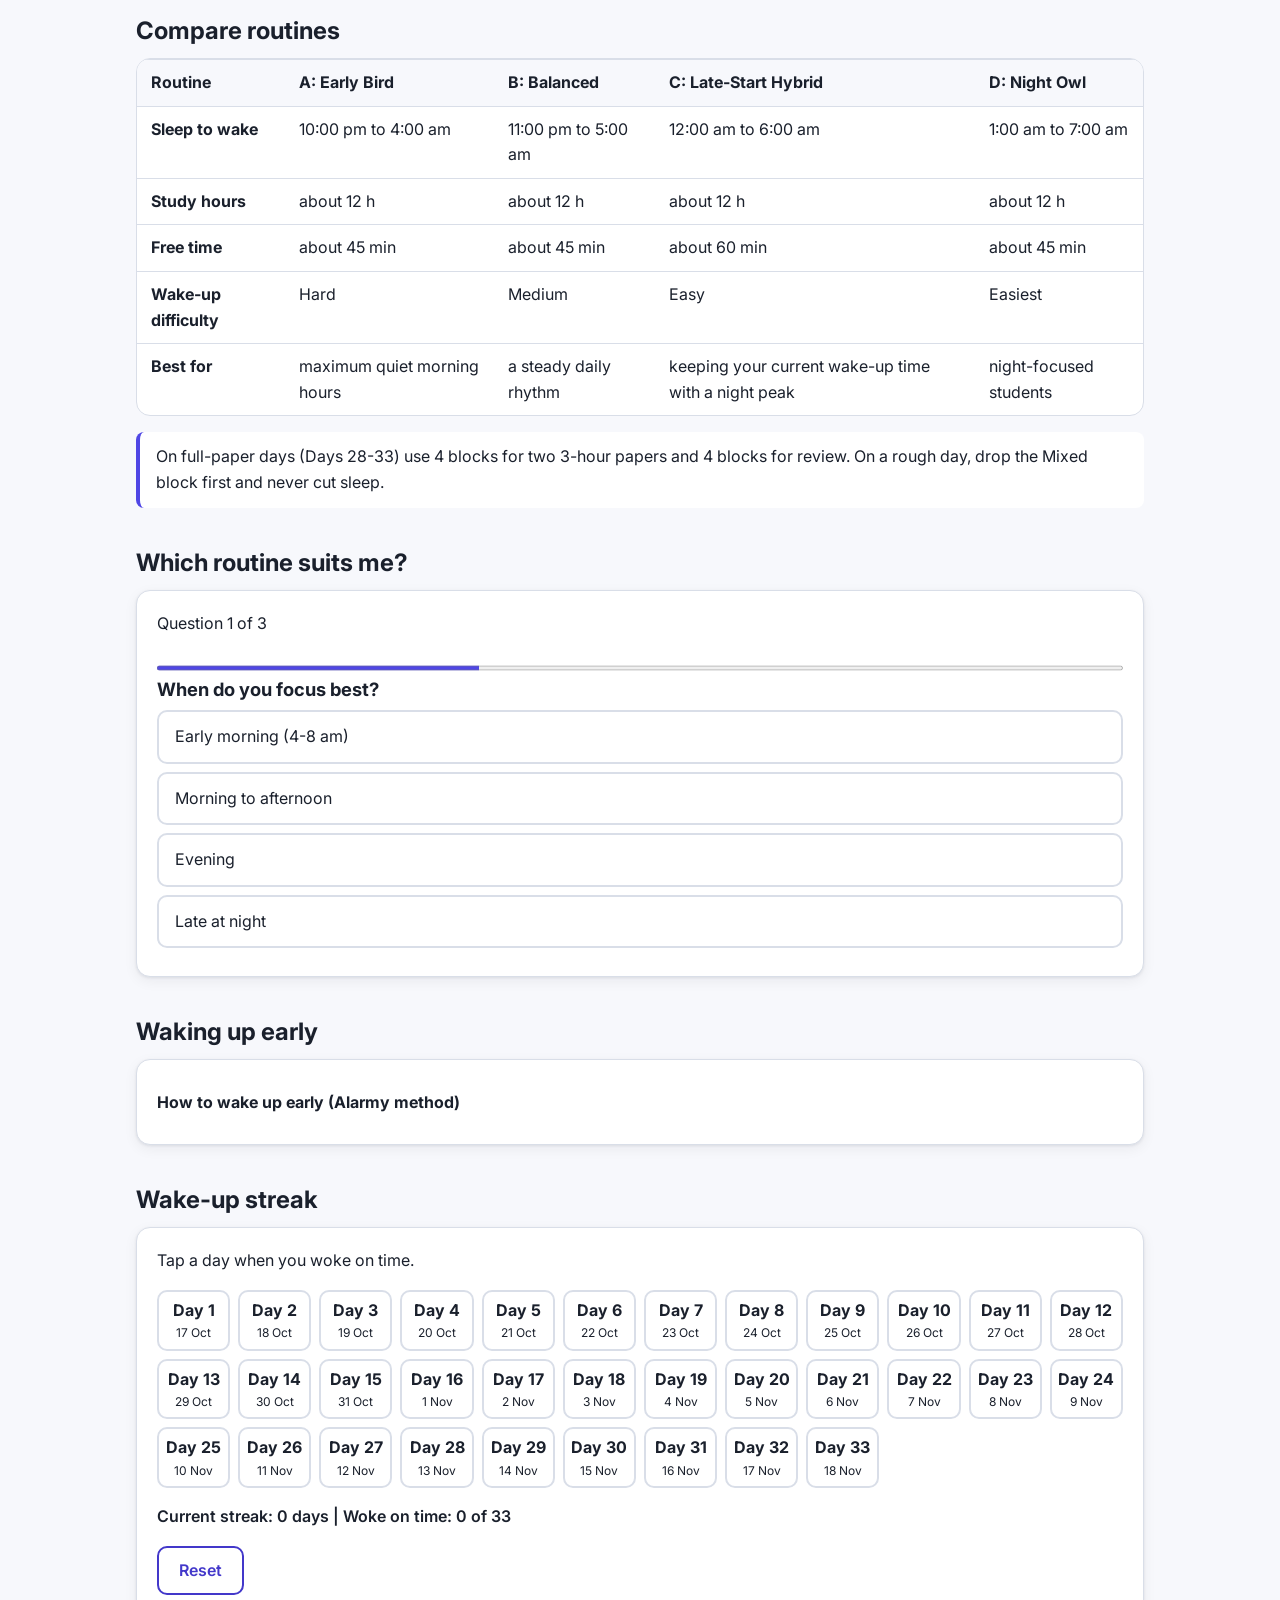
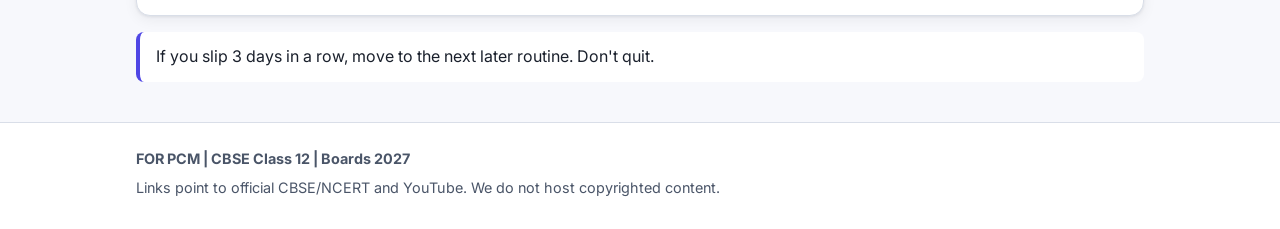
<file: routines.html>
<!DOCTYPE html>
<html lang="en">
<head>
  <meta charset="utf-8">
  <meta name="viewport" content="width=device-width, initial-scale=1">
  <title>Routines | FOR PCM</title>
  <meta name="description" content="Four daily routines for the 33-day CBSE Class 12 PCM revision: timetables, comparison, quiz and wake-up streak tracker.">
  <link rel="icon" href="data:image/svg+xml,%3Csvg xmlns='http://www.w3.org/2000/svg' viewBox='0 0 32 32'%3E%3Crect width='32' height='32' rx='8' fill='%234F46E5'/%3E%3Ctext x='16' y='23' font-size='18' font-weight='700' text-anchor='middle' fill='white' font-family='sans-serif'%3EP%3C/text%3E%3C/svg%3E">
  <link rel="preconnect" href="https://fonts.googleapis.com">
  <link rel="preconnect" href="https://fonts.gstatic.com" crossorigin>
  <link rel="stylesheet" href="https://fonts.googleapis.com/css2?family=Inter:wght@400;600;700&display=swap">
  <link rel="stylesheet" href="css/style.css">
  <script src="js/main.js"></script>
</head>
<body>
  <a class="skip" href="#main">Skip to content</a>
  <header class="site-header" id="site-header"></header>

  <main id="main" class="container">
    <section class="no-print" aria-labelledby="page-title">
      <h1 id="page-title">Routines</h1>
      <p>Pick a routine that matches your body clock. All routines keep 6 hours of sleep, about 12 hours of study in 90-minute blocks, meals, exercise and a short walk.</p>
    </section>

    <!-- Tabs and timetables are rendered by js/routines.js from data/routines.js -->
    <section id="routine-tabs" aria-label="Routine timetables">
      <div class="tablist no-print" id="tablist" role="tablist" aria-label="Choose a routine"></div>
      <div id="panels"></div>
    </section>

    <section class="no-print" aria-labelledby="compare-title">
      <h2 id="compare-title">Compare routines</h2>
      <div class="table-wrap" id="compare-wrap" tabindex="0" role="region" aria-label="Routine comparison table, scrolls sideways on small screens"></div>
      <p class="note">On full-paper days (Days 28-33) use 4 blocks for two 3-hour papers and 4 blocks for review. On a rough day, drop the Mixed block first and never cut sleep.</p>
    </section>

    <section class="no-print" aria-labelledby="quiz-title">
      <h2 id="quiz-title">Which routine suits me?</h2>
      <div class="card" id="quiz"></div>
    </section>

    <section class="no-print" aria-labelledby="tips-title">
      <h2 id="tips-title">Waking up early</h2>
      <details class="card">
        <summary>How to wake up early (Alarmy method)</summary>
        <ol id="tips-list"></ol>
      </details>
    </section>

    <section class="no-print" aria-labelledby="streak-title">
      <h2 id="streak-title">Wake-up streak</h2>
      <div class="card">
        <p>Tap a day when you woke on time.</p>
        <div class="streak" id="streak-grid"></div>
        <p class="stats" id="streak-stats" role="status"></p>
        <button class="btn btn-outline" id="streak-reset" type="button">Reset</button>
      </div>
      <p class="note">If you slip 3 days in a row, move to the next later routine. Don't quit.</p>
    </section>
  </main>

  <footer class="site-footer" id="site-footer"></footer>

  <script src="data/routines.js"></script>
  <script src="js/routines.js"></script>
</body>
</html>
</file>
<file: css/style.css>
/* ===== Design tokens (light default, dark via data-theme) ===== */
:root {
  --bg: #F7F8FC; --surface: #FFFFFF; --text: #1A202C; --muted: #4A5568;
  --border: #D9DEE8; --accent: #4F46E5; --link: #4338CA; --focus: #4F46E5;
  --physics: #2563EB; --chemistry: #16A34A; --maths: #EA580C; --mixed: #4F46E5;
  --break: #6B7280; --yellow: #CA8A04; --purple: #7C3AED;
  --shadow: 0 1px 3px rgba(15, 23, 42, .08), 0 4px 14px rgba(15, 23, 42, .06);
  --radius: 14px;
  color-scheme: light;
}
:root[data-theme="dark"] {
  --bg: #0F172A; --surface: #1E293B; --text: #F1F5F9; --muted: #CBD5E1;
  --border: #475569; --link: #A5B4FC; --focus: #A5B4FC;
  --shadow: 0 1px 3px rgba(0, 0, 0, .4);
  color-scheme: dark;
}

/* ===== Base ===== */
*, *::before, *::after { box-sizing: border-box; }
body {
  margin: 0; background: var(--bg); color: var(--text);
  font: 16px/1.6 Inter, system-ui, -apple-system, "Segoe UI", Roboto, Arial, sans-serif;
}
h1, h2, h3 { font-weight: 700; line-height: 1.25; margin: 0 0 .5em; }
h1 { font-size: clamp(2rem, 7vw, 3rem); }
h2 { font-size: 1.5rem; }
h3 { font-size: 1.15rem; }
p { margin: 0 0 1em; }
a { color: var(--link); }
:focus-visible { outline: 3px solid var(--focus); outline-offset: 2px; }
[hidden] { display: none !important; }
.container { width: 100%; max-width: 1040px; margin: 0 auto; padding: 0 16px; }
main { padding-top: 24px; padding-bottom: 48px; }
section { margin-bottom: 40px; }
.sr-only { position: absolute; width: 1px; height: 1px; overflow: hidden; clip: rect(0 0 0 0); white-space: nowrap; }
.skip { position: absolute; left: -999px; top: 8px; padding: 8px 14px; background: var(--accent); color: #fff; border-radius: 8px; z-index: 30; }
.skip:focus { left: 8px; }

/* ===== Components ===== */
.card {
  background: var(--surface); border: 1px solid var(--border);
  border-radius: var(--radius); box-shadow: var(--shadow); padding: 20px;
}
.grid { display: grid; gap: 16px; grid-template-columns: repeat(auto-fit, minmax(min(100%, 240px), 1fr)); }
.icon { font-size: 2rem; margin: 0 0 8px; }
.btn {
  display: inline-block; min-height: 44px; padding: 10px 20px; border-radius: 10px;
  border: 2px solid var(--accent); background: var(--accent); color: #fff;
  font: inherit; font-weight: 600; text-decoration: none; cursor: pointer;
}
.btn-outline { background: transparent; color: var(--link); border-color: var(--link); }
.btn:hover { filter: brightness(1.1); }
.badge {
  display: inline-block; padding: 2px 12px; border-radius: 999px; font-size: .9rem;
  border: 1px solid var(--accent); background: var(--surface); color: var(--text);
  background: color-mix(in srgb, var(--accent) 16%, var(--surface));
}
.note { padding: 12px 16px; border-left: 4px solid var(--accent); background: var(--surface); border-radius: 8px; margin-top: 16px; }

/* ===== Header and footer ===== */
.site-header { position: sticky; top: 0; z-index: 20; background: var(--surface); border-bottom: 1px solid var(--border); }
/* FIX: renamed from ".bar" so it no longer clashes with the progress-bar ".bar" rule further down */
.site-bar { display: flex; flex-wrap: wrap; align-items: center; gap: 8px; padding-top: 8px; padding-bottom: 8px; }
.logo { margin-right: auto; font-weight: 700; font-size: 1.25rem; color: var(--text); text-decoration: none; letter-spacing: .02em; }
.icon-btn {
  min-width: 44px; min-height: 44px; border-radius: 10px; border: 1px solid var(--border);
  background: var(--surface); color: var(--text); font-size: 1.2rem; cursor: pointer;
}
.site-nav { flex-basis: 100%; display: none; }
.site-nav.open { display: block; }
.site-nav ul { list-style: none; margin: 0; padding: 0; display: flex; flex-direction: column; gap: 4px; }
.site-nav a { display: block; padding: 10px 12px; border-radius: 8px; color: var(--text); text-decoration: none; font-weight: 600; }
.site-nav a:hover { background: var(--bg); }
.site-nav a[aria-current="page"] { background: var(--accent); color: #fff; }
.hi { font-size: .75rem; font-weight: 400; opacity: .9; }
.site-footer { border-top: 1px solid var(--border); background: var(--surface); color: var(--muted); padding: 24px 0; font-size: .9rem; }
.site-footer p { margin: 0 0 .4em; }
@media (min-width: 900px) {
  .menu-btn { display: none; }
  .site-nav { display: block; flex-basis: auto; order: 1; }
  .site-nav ul { flex-direction: row; }
  .site-nav a { padding: 8px 10px; font-size: .95rem; }
  #theme-toggle { order: 2; }
}

/* ===== Home ===== */
.hero {
  text-align: center; padding: 40px 16px; border-radius: 16px; border: 1px solid var(--border);
  background: var(--surface);
  background: linear-gradient(135deg, color-mix(in srgb, var(--accent) 18%, var(--surface)), var(--surface));
}
.subtitle { font-size: 1.15rem; }
.day-status { display: inline-block; padding: 6px 16px; border-radius: 999px; font-weight: 600; background: var(--surface); border: 1px solid var(--border); }
.day-status:empty { display: none; }
.actions { display: flex; flex-wrap: wrap; justify-content: center; gap: 12px; margin-top: 16px; }
.steps { margin: 0; padding-left: 40px; }
.steps li { margin-bottom: 6px; }

/* ===== Routines: tabs, panels, tables ===== */
.tablist { display: flex; flex-wrap: wrap; gap: 8px; margin-bottom: 16px; }
[role="tab"] {
  flex: 1 1 auto; min-height: 44px; padding: 8px 16px; border-radius: 10px; cursor: pointer;
  border: 2px solid var(--border); background: var(--surface); color: var(--text); font: inherit; font-weight: 600;
}
[role="tab"][aria-selected="true"] { background: var(--accent); border-color: var(--accent); color: #fff; }
.meta { display: grid; gap: 8px 16px; grid-template-columns: repeat(auto-fit, minmax(180px, 1fr)); margin: 0 0 16px; }
.meta dt { font-size: .8rem; text-transform: uppercase; letter-spacing: .04em; color: var(--muted); }
.meta dd { margin: 0; font-weight: 600; }
.table-wrap { overflow-x: auto; margin-top: 16px; border: 1px solid var(--border); border-radius: var(--radius); background: var(--surface); }
#compare-wrap { margin-top: 0; }
table { width: 100%; border-collapse: collapse; }
caption { padding: 12px 16px; text-align: left; font-weight: 700; }
th, td { padding: 10px 14px; text-align: left; vertical-align: top; border-top: 1px solid var(--border); }
thead th { background: var(--bg); }
.compare { min-width: 640px; }
.timetable .time { white-space: nowrap; font-variant-numeric: tabular-nums; border-left: 6px solid var(--c); }
.timetable tbody tr { background: var(--surface); }
.timetable tbody tr { background: color-mix(in srgb, var(--c) 14%, var(--surface)); }
.t-physics { --c: var(--physics); }
.t-chemistry { --c: var(--chemistry); }
.t-maths { --c: var(--maths); }
.t-mixed { --c: var(--mixed); }
.t-break, .t-rest { --c: var(--break); }
.t-exercise, .t-meal { --c: var(--yellow); }
.t-sleep { --c: var(--purple); }

/* ===== Quiz, tips, streak ===== */
progress { width: 100%; height: 10px; accent-color: var(--accent); }
.option {
  display: block; width: 100%; min-height: 48px; margin-bottom: 8px; padding: 12px 16px; text-align: left;
  border: 2px solid var(--border); border-radius: 10px; background: var(--surface); color: var(--text);
  font: inherit; cursor: pointer;
}
.option:hover { border-color: var(--accent); }
.quiz-actions { display: flex; flex-wrap: wrap; gap: 12px; }
details summary { cursor: pointer; font-weight: 700; min-height: 44px; display: flex; align-items: center; }
details ol { margin: 8px 0 0; padding-left: 24px; }
.streak { display: grid; gap: 8px; grid-template-columns: repeat(auto-fill, minmax(68px, 1fr)); margin: 16px 0; }
.cell {
  min-height: 60px; padding: 6px 2px; display: flex; flex-direction: column; align-items: center; justify-content: center;
  line-height: 1.25; font: inherit; border: 2px solid var(--border); border-radius: 10px;
  background: var(--surface); color: var(--text); cursor: pointer;
}
.cell small { font-size: .75rem; }
.cell[aria-pressed="true"] { background: var(--accent); border-color: var(--accent); color: #fff; }
.cell[aria-pressed="true"]::after { content: "✓"; font-weight: 700; }
.stats { font-weight: 600; }

/* ===== Print: only the active routine table, black and white ===== */
@media print {
  body { background: #fff; color: #000; }
  .site-header, .site-footer, .skip, .no-print { display: none !important; }
  main { padding: 0; max-width: none; }
  .card, .table-wrap { border: 0; box-shadow: none; padding: 0; background: #fff; overflow: visible; }
  .timetable, .timetable th, .timetable td, .timetable caption { background: #fff !important; color: #000 !important; }
  .timetable th, .timetable td { border: 1px solid #000 !important; }
  .timetable caption { font-size: 1.25rem; padding-left: 0; }
}

/* plan page */
:root { --danger: #B91C1C; }
[data-subject="physics"] { --sc: var(--physics); }
[data-subject="chemistry"] { --sc: var(--chemistry); }
[data-subject="maths"] { --sc: var(--maths); }
.small { font-size: .9rem; color: var(--muted); }
.toolbar { display: flex; flex-wrap: wrap; gap: 12px; margin-bottom: 24px; }

/* Phase bar and chips */
.ph1 { --pc: #4F46E5; } .ph2 { --pc: #2563EB; } .ph3 { --pc: #CA8A04; } .ph4 { --pc: #7C3AED; }
.phase-bar { list-style: none; margin: 0 0 12px; padding: 0; display: grid; gap: 8px; grid-template-columns: repeat(auto-fit, minmax(min(100%, 150px), 1fr)); }
.seg { padding: 10px 12px; border: 1px solid var(--border); border-top: 6px solid var(--pc); border-radius: 10px; background: var(--surface); }
.seg span { display: block; font-size: .9rem; }
.seg.current { outline: 3px solid var(--pc); background: var(--surface); background: color-mix(in srgb, var(--pc) 14%, var(--surface)); }
.cur-tag, .today-tag { display: inline-block; margin-top: 4px; padding: 0 10px; border-radius: 999px; background: var(--accent); color: #fff; font-size: .8rem; font-weight: 700; }
.chip { display: inline-block; margin: 0 8px 8px 0; padding: 2px 12px; border: 1px solid var(--border); border-radius: 999px; background: var(--surface); font-size: .9rem; }
.chip.current { border-color: var(--accent); font-weight: 600; }

/* Filters and checkboxes */
.filters { display: grid; gap: 12px; grid-template-columns: repeat(auto-fit, minmax(min(100%, 180px), 1fr)); margin-bottom: 16px; }
.field label { display: block; font-weight: 600; font-size: .9rem; }
.field select, .field input { width: 100%; min-height: 44px; padding: 8px 12px; border: 2px solid var(--border); border-radius: 10px; background: var(--surface); color: var(--text); font: inherit; }
.check { display: flex; gap: 10px; align-items: flex-start; cursor: pointer; }
.check input { flex: none; width: 22px; height: 22px; margin: 2px 0 0; accent-color: var(--accent); }
.paper-checks { display: flex; flex-wrap: wrap; gap: 8px 24px; margin: 8px 0; }
.dns { display: inline-block; padding: 1px 10px; border-radius: 999px; background: var(--danger); color: #fff; font-size: .8rem; font-weight: 700; }
.dns-wrap { margin: 6px 0 0; }
.dns-wrap small { color: var(--muted); }
.badge.hard { border-color: var(--danger); }

/* Day table: row tint by phase, today highlight */
.plan-table td[data-subject] { border-left: 4px solid var(--sc); }
.plan-table td p { margin: 0; }
.plan-table tr.ph2, .plan-table tr.ph3, .plan-table tr.ph4 { background: var(--surface); background: color-mix(in srgb, var(--pc) 12%, var(--surface)); }
.plan-table tr.today { outline: 3px solid var(--accent); outline-offset: -3px; }
.daycell strong, .daycell span { display: block; }
.daycell { white-space: nowrap; }
@media screen and (min-width: 720px) { .plan-table { min-width: 720px; } }
@media screen and (max-width: 719px) { /* stacked cards: one per day */
  .plan-table, .plan-table tbody, .plan-table tr, .plan-table th, .plan-table td { display: block; }
  .plan-table thead { position: absolute; width: 1px; height: 1px; overflow: hidden; clip: rect(0 0 0 0); }
  .plan-table tr { margin: 0 0 14px; border: 1px solid var(--border); border-radius: var(--radius); overflow: hidden; }
  .plan-table tr:last-child { margin-bottom: 0; }
  .plan-table th.daycell, .plan-table td { border-top: 0; border-bottom: 1px solid var(--border); }
  .plan-table tr > :last-child { border-bottom: 0; }
  .daycell strong, .daycell span { display: inline; margin-right: 8px; }
  .plan-table td[data-subject]::before { content: attr(data-label); display: block; font-size: .8rem; font-weight: 700; text-transform: uppercase; color: var(--muted); }
}

/* Accordions, progress, sortable table */
.acc-list { margin-top: 16px; }
.acc { margin-bottom: 10px; border: 1px solid var(--border); border-radius: 12px; background: var(--surface); }
.acc .acc { background: var(--bg); }
.acc-h { margin: 0; font-size: 1rem; }
.acc-btn { display: flex; flex-wrap: wrap; align-items: center; gap: 6px 10px; width: 100%; min-height: 48px; padding: 10px 16px; border: 0; border-radius: 12px; background: none; color: var(--text); font: inherit; font-weight: 700; text-align: left; cursor: pointer; }
.acc-btn::after { content: "+"; margin-left: 8px; font-size: 1.25rem; }
.acc-btn[aria-expanded="true"]::after { content: "\2212"; }
.acc-btn .count { margin-left: auto; font-size: .9rem; font-weight: 400; color: var(--muted); }
.acc-body { padding: 4px 16px 16px; }
.acc-body ul { margin: 0; padding-left: 20px; }
.acc-body ul.parts { list-style: none; padding: 0; display: grid; gap: 10px; }
.prog-row { display: grid; gap: 2px; margin-bottom: 14px; }
progress[data-subject] { accent-color: var(--sc); }
.sort-btn { min-height: 44px; padding: 4px 0; border: 0; background: none; color: inherit; font: inherit; font-weight: 700; cursor: pointer; }
th[aria-sort="ascending"] .sort-btn::after { content: " \25B2"; }
th[aria-sort="descending"] .sort-btn::after { content: " \25BC"; }
.hours-table td[data-subject] { border-left: 4px solid var(--sc); }

/* Print: only the day table, black and white */
@media print {
  .plan-table tr, .plan-table th, .plan-table td { background: #fff !important; color: #000 !important; outline: none !important; }
  .plan-table th, .plan-table td { border: 1px solid #000 !important; }
  .plan-table tr { break-inside: avoid; }
  .plan-table .small, .dns-wrap small { color: #000; }
  .dns { background: #fff; color: #000; border: 1px solid #000; }
  .today-tag { display: none; }
}

/* lectures page */
:root {
  --hi-bg: #DCFCE7; --hi-fg: #14532D; --hi-bd: #15803D;
  --md-bg: #FEF3C7; --md-fg: #78350F; --md-bd: #B45309;
  --lo-bg: #FEE2E2; --lo-fg: #7F1D1D; --lo-bd: #B91C1C;
}
:root[data-theme="dark"] {
  --hi-bg: #14532D; --hi-fg: #DCFCE7; --hi-bd: #4ADE80;
  --md-bg: #78350F; --md-fg: #FEF3C7; --md-bd: #FBBF24;
  --lo-bg: #7F1D1D; --lo-fg: #FEE2E2; --lo-bd: #F87171;
}
.s-physics { --sc: var(--physics); }
.s-chemistry { --sc: var(--chemistry); }
.s-maths { --sc: var(--maths); }

/* Confidence badges and verification tags */
.conf { display: inline-block; padding: 1px 10px; border: 1px solid; border-radius: 999px; font-size: .85rem; font-weight: 600; }
.conf-high { background: var(--hi-bg); color: var(--hi-fg); border-color: var(--hi-bd); }
.conf-medium { background: var(--md-bg); color: var(--md-fg); border-color: var(--md-bd); }
.conf-low { background: var(--lo-bg); color: var(--lo-fg); border-color: var(--lo-bd); }
.tag { display: inline-block; padding: 1px 10px; border: 1px dashed var(--muted); border-radius: 999px; background: var(--bg); color: var(--muted); font-size: .85rem; }

/* Banner and legend */
.lect-banner { margin-bottom: 24px; padding: 16px 20px; border: 1px solid var(--border); border-left: 8px solid var(--md-bd); border-radius: var(--radius); background: var(--surface); }
.lect-banner p { margin: 0 0 .6em; }
.legend { list-style: none; margin: 0 0 .8em; padding: 0; display: flex; flex-wrap: wrap; gap: 8px 20px; }

/* Cards, buttons, links */
.lect-card { margin-bottom: 16px; }
.integrals { border: 3px solid var(--maths); }
.btn-row { display: flex; flex-wrap: wrap; align-items: center; gap: 10px 16px; margin-top: 8px; }
.btn-sm { padding: 6px 14px; font-size: .9rem; }
a.ext::after { content: " \2197"; }
.plain-list { list-style: none; margin: 0; padding: 0; display: grid; gap: 10px; }
.lect-table { min-width: 760px; }

/* Filters: sticky on mobile */
.lect-filters { position: sticky; top: 61px; z-index: 10; gap: 8px; margin-bottom: 8px; padding: 8px 0; background: var(--bg); border-bottom: 1px solid var(--border); }
.lect-filters .check { align-items: center; min-height: 44px; }
@media (min-width: 900px) { .lect-filters { position: static; border-bottom: 0; } }

/* Today's lectures */
.today-list { list-style: none; margin: 0; padding: 0; display: grid; gap: 10px; }
.today-row { padding: 10px 14px; border-left: 6px solid var(--sc); border-radius: 8px; background: var(--bg); }
.today-row strong, .today-row > span { display: block; }

/* Chapter accordion body */
#lect-tabs .acc { scroll-margin-top: 240px; }
@media (min-width: 900px) { #lect-tabs .acc { scroll-margin-top: 80px; } }
.plan-days { font-weight: 600; }
.ch-dl { display: grid; gap: 4px 16px; margin: 0 0 8px; }
.ch-dl dt { margin-top: 8px; font-size: .8rem; letter-spacing: .04em; text-transform: uppercase; color: var(--muted); }
.ch-dl dd { margin: 0; }
@media (min-width: 640px) {
  .ch-dl { grid-template-columns: 170px 1fr; }
  .ch-dl dt { margin-top: 0; }
}

/* papers page */
.p-total { font-size: 1.25rem; margin: 0 0 8px; }
.p-subs { list-style: none; margin: 0 0 8px; padding: 0; display: flex; flex-wrap: wrap; gap: 8px 12px; }
.p-subs li { padding: 4px 14px; border: 1px solid var(--border); border-left: 6px solid var(--sc); border-radius: 8px; background: var(--bg); font-weight: 600; }
.print-only { display: none; }
.p-subject { font-size: 1.25rem; font-weight: 700; }
.p-gap { margin-top: 28px; }
.sub-panel .p-card { border-top: 4px solid var(--sc); margin-bottom: 20px; }
.p-card h2 { font-size: 1.25rem; }
.link-cell { display: inline-flex; flex-wrap: wrap; align-items: center; gap: 6px; }
.field textarea { width: 100%; padding: 8px 12px; border: 2px solid var(--border); border-radius: 10px; background: var(--surface); color: var(--text); font: inherit; resize: vertical; }
.btn:disabled { opacity: .5; cursor: not-allowed; }

/* Tables */
.p-table { min-width: 640px; }
.bank-table { min-width: 1100px; }
.p-table td p { margin: 0; }
.p-table select, .p-table input[type="date"], .p-table input[type="number"] {
  max-width: 100%; min-height: 40px; padding: 4px 8px; border: 2px solid var(--border); border-radius: 8px;
  background: var(--surface); color: var(--text); font: inherit;
}
.p-table input[type="number"] { width: 96px; }
.paper-table tr.today, .buffer-item.today { outline: 3px solid var(--accent); outline-offset: -3px; }
.field-err { display: block; margin-top: 4px; color: var(--lo-bd); font-size: .85rem; font-weight: 600; }
.field-err:empty { display: none; }
input[aria-invalid="true"] { border-color: var(--lo-bd) !important; }
@media screen and (max-width: 999px) { /* bank rows become stacked cards */
  .bank-table { min-width: 0; }
  .bank-table, .bank-table tbody, .bank-table tr, .bank-table th, .bank-table td { display: block; }
  .bank-table thead { position: absolute; width: 1px; height: 1px; overflow: hidden; clip: rect(0 0 0 0); }
  .bank-table tr { margin: 0 0 14px; border: 1px solid var(--border); border-radius: var(--radius); overflow: hidden; background: var(--surface); }
  .bank-table th, .bank-table td { border-top: 0; border-bottom: 1px solid var(--border); }
  .bank-table td:empty { display: none; }
  .bank-table tr > :last-child { border-bottom: 0; }
  .bank-table th::before, .bank-table td::before { content: attr(data-label); display: block; font-size: .8rem; font-weight: 700; text-transform: uppercase; color: var(--muted); }
}

/* Buffer card, score bars */
.buffer-list { list-style: none; margin: 0; padding: 0; display: grid; gap: 10px; }
.buffer-item { padding: 10px 14px; border: 1px solid var(--border); border-radius: 10px; background: var(--bg); }
.buffer-item > strong, .buffer-item > span:not(.btn-row) { display: block; }
.bars { list-style: none; margin: 0 0 12px; padding: 0; display: grid; gap: 10px; }
.bars li { display: grid; grid-template-columns: minmax(90px, 170px) 1fr auto; gap: 10px; align-items: center; }
.bar { display: block; height: 14px; border-radius: 999px; background: var(--border); overflow: hidden; }
.bar-fill { display: block; height: 100%; background: var(--sc); }
@media (max-width: 480px) {
  .bars li { grid-template-columns: 1fr auto; }
  .bars .bar { grid-column: 1 / -1; grid-row: 2; }
}

/* Error log */
.err-form { display: grid; gap: 12px; grid-template-columns: repeat(auto-fit, minmax(min(100%, 200px), 1fr)); margin-bottom: 12px; }
.err-form .wide { grid-column: 1 / -1; }
.err-list { list-style: none; margin: 12px 0 0; padding: 0; display: grid; gap: 10px; }
.err-item { padding: 10px 14px; border-left: 6px solid var(--sc); border-radius: 8px; background: var(--bg); }
.err-item p { margin: 0 0 6px; }

/* Timer */
.timer-time { margin: 0 0 8px; font-size: clamp(2.2rem, 10vw, 3.5rem); font-weight: 700; font-variant-numeric: tabular-nums; }
.timer-up { margin: 0 0 8px; font-size: 1.25rem; font-weight: 700; }
.timer.up { border: 3px solid var(--lo-bd); background: var(--lo-bg); color: var(--lo-fg); }

/* Print: only the "Your 4 papers" tables (all three subjects), black and white */
@media print {
  .print-only { display: block; }
  .sub-panel[hidden] { display: block !important; }
  .p-card.p4 { margin: 0 0 24px; border: 0; break-inside: avoid; }
  .paper-table, .paper-table th, .paper-table td { background: #fff !important; color: #000 !important; }
  .paper-table th, .paper-table td { border: 1px solid #000 !important; }
  .paper-table tr.today { outline: none; }
  .paper-table .small, .p4 .small { color: #000; }
  .today-tag { display: none; }
}

/* material page */
:root { --gr-bg: #E5E7EB; --gr-fg: #1F2937; --gr-bd: #6B7280; }
:root[data-theme="dark"] { --gr-bg: #334155; --gr-fg: #E2E8F0; --gr-bd: #94A3B8; }

/* Toolbar with search */
.m-toolbar { align-items: flex-end; margin-bottom: 8px; }
.m-search { flex: 1 1 260px; }

/* Site status badges: Verified green, Partly verified amber, Unverified grey */
.st { display: inline-block; padding: 1px 10px; border: 1px solid; border-radius: 999px; font-size: .85rem; font-weight: 600; }
.st-verified { background: var(--hi-bg); color: var(--hi-fg); border-color: var(--hi-bd); }
.st-partly { background: var(--md-bg); color: var(--md-fg); border-color: var(--md-bd); }
.st-unverified { background: var(--gr-bg); color: var(--gr-fg); border-color: var(--gr-bd); }

/* Cards, chapter bodies, checklist rows */
.m-card { margin-bottom: 16px; }
.m-card[class*="s-"] { border-top: 4px solid var(--sc); }
.m-body h4 { margin: 18px 0 6px; font-size: 1rem; }
.m-body > :first-child { margin-top: 0; }
.m-items { list-style: none; margin: 0 0 8px; padding: 0; display: grid; gap: 8px; }
.m-items li { display: flex; flex-wrap: wrap; align-items: center; justify-content: space-between; gap: 6px 12px; }
.m-items.m-stack li { display: block; }
.m-items.m-stack li p { margin: 4px 0 0; }
.m-add { display: flex; flex-wrap: wrap; align-items: flex-end; gap: 8px; margin-top: 10px; }
.m-add .field { flex: 1 1 220px; }
.m-block { margin-top: 18px; }
.m-block .btn-row { margin-top: 4px; }
.m-table { min-width: 720px; }
.m-table th[scope="row"] { min-width: 150px; }

/* Print: only the checklist card whose Print button was used, black and white */
@media print {
  body.print-one .m-panel > :not(.print-target) { display: none !important; }
  .print-target, .print-target * { background: #fff !important; color: #000 !important; border-color: #000 !important; box-shadow: none !important; }
  .print-target { margin: 0; padding: 0; border: 0 !important; }
  .print-target input[type="checkbox"] { accent-color: #000; }
}
</file>
